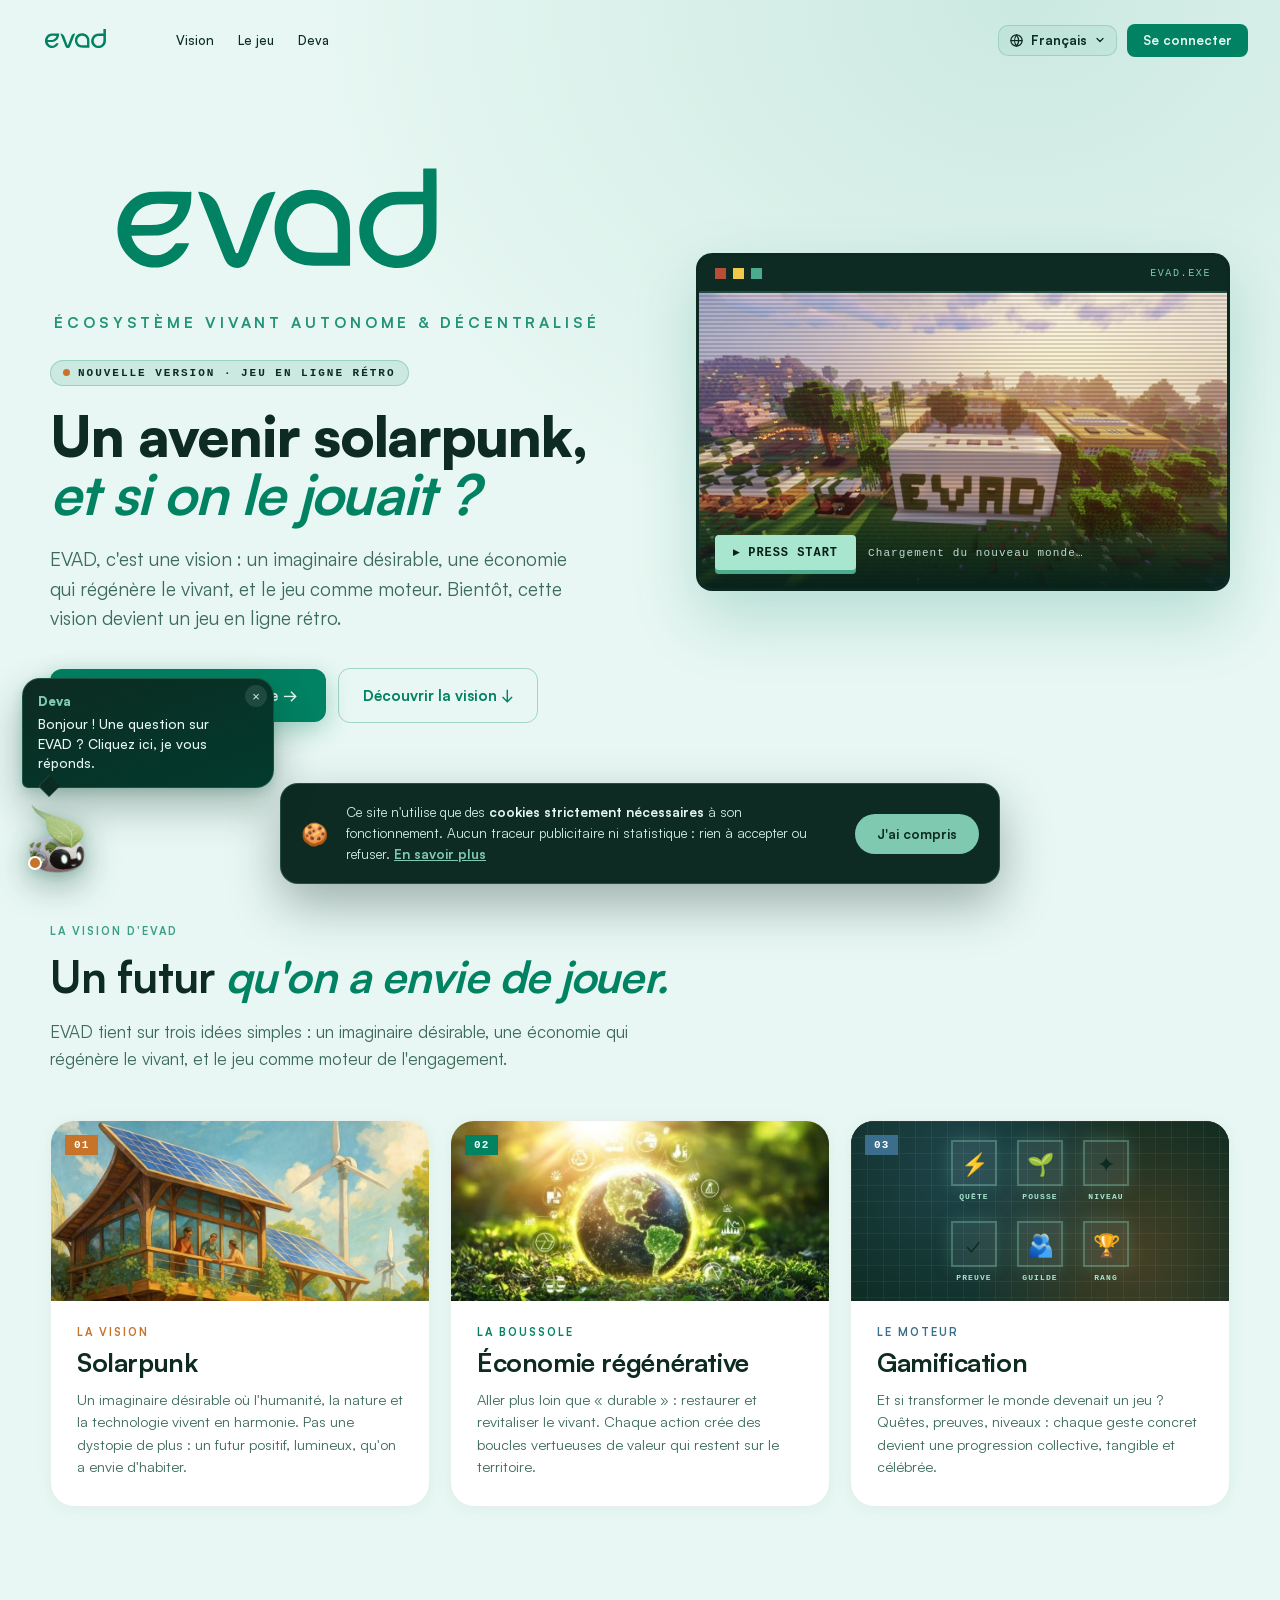
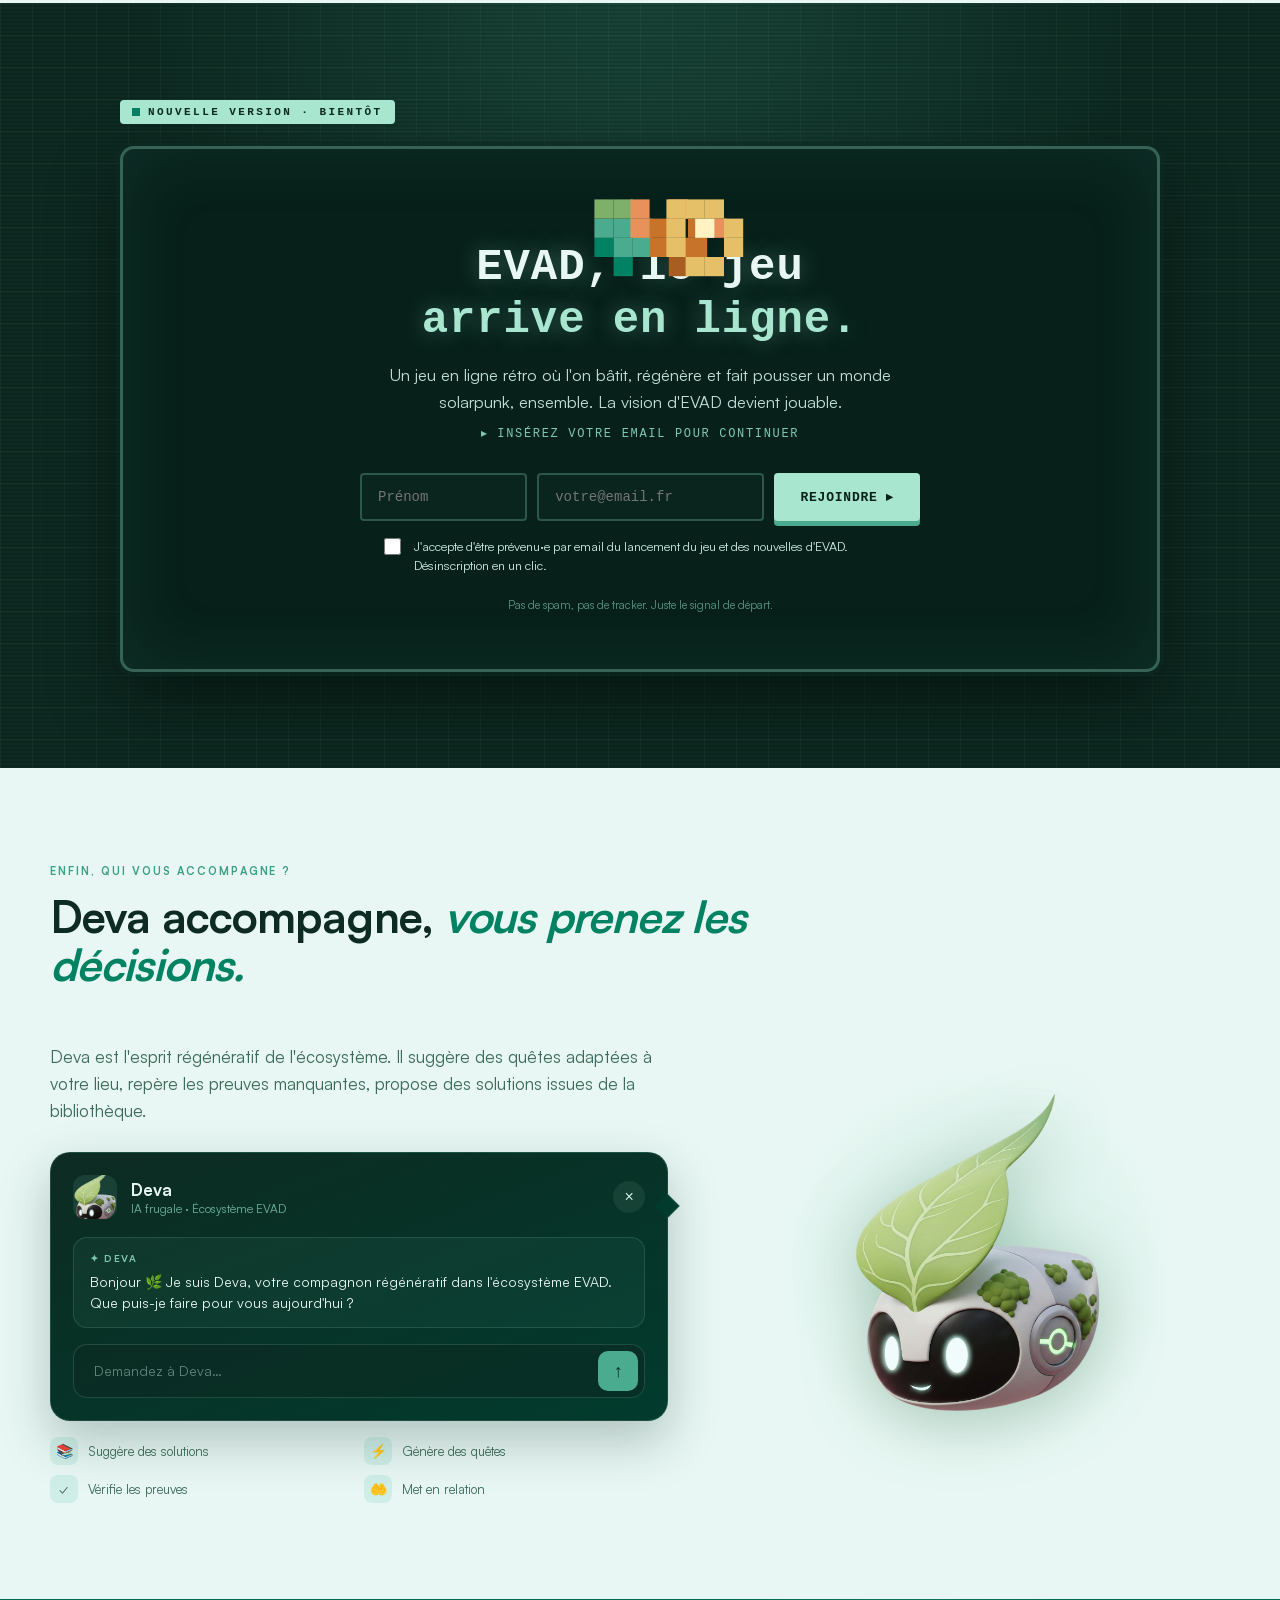
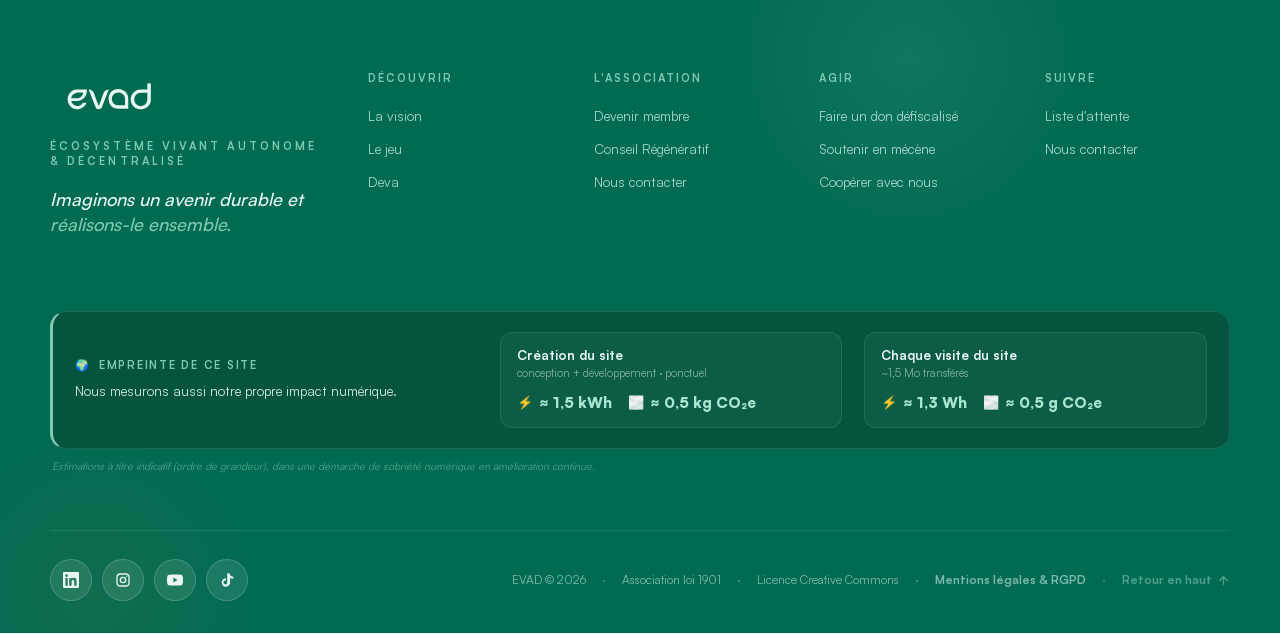
<file: index.html>
<!doctype html>
<html lang="fr">
<head>
<meta charset="utf-8">
<meta name="viewport" content="width=device-width, initial-scale=1">
<title>EVAD · Un avenir solarpunk, bientôt un jeu en ligne rétro</title>

<!-- SEO -->
<meta name="description" content="EVAD, c'est une vision : solarpunk, économie régénérative et gamification. Bientôt, cette vision devient un jeu en ligne rétro. Rejoignez la liste d'attente.">
<meta name="theme-color" content="#018262">
<meta name="author" content="EVAD Connect">
<link rel="canonical" href="https://www.evad.org/">

<!-- Favicon -->
<link rel="icon" href="assets/favicon.svg" type="image/svg+xml">
<link rel="icon" href="assets/favicon-32.png" sizes="32x32" type="image/png">
<link rel="apple-touch-icon" href="assets/apple-touch-icon.png">

<!-- Open Graph (Facebook, LinkedIn, WhatsApp…) -->
<meta property="og:type" content="website">
<meta property="og:site_name" content="EVAD">
<meta property="og:locale" content="fr_FR">
<meta property="og:url" content="https://www.evad.org/">
<meta property="og:title" content="EVAD · Un avenir solarpunk, bientôt un jeu en ligne rétro">
<meta property="og:description" content="Solarpunk, économie régénérative, gamification : la vision d'EVAD devient un jeu en ligne rétro. Rejoignez la liste d'attente pour le lancement.">
<meta property="og:image" content="https://www.evad.org/assets/og-card.jpg">
<meta property="og:image:width" content="1200">
<meta property="og:image:height" content="630">
<meta property="og:image:alt" content="EVAD · L'écosystème régénératif de demain prend racine aujourd'hui">

<!-- Twitter / X -->
<meta name="twitter:card" content="summary_large_image">
<meta name="twitter:title" content="EVAD · Un avenir solarpunk, bientôt un jeu en ligne rétro">
<meta name="twitter:description" content="Solarpunk, économie régénérative, gamification : la vision d'EVAD devient un jeu en ligne rétro. Rejoignez la liste d'attente.">
<meta name="twitter:image" content="https://www.evad.org/assets/og-card.jpg">

<!-- Données structurées (SEO) -->
<script type="application/ld+json">
{
  "@context": "https://schema.org",
  "@type": "NGO",
  "name": "EVAD",
  "legalName": "EVAD Connect",
  "alternateName": "Écosystème Vivant Autonome & Décentralisé",
  "url": "https://www.evad.org",
  "logo": "https://www.evad.org/assets/logo-evad.svg",
  "image": "https://www.evad.org/assets/og-card.jpg",
  "description": "EVAD relie porteurs de lieu, citoyens et financeurs autour d'une économie régénérative : quêtes concrètes, preuves d'impact mesurables et spirale VADE partagée.",
  "email": "contact@evad.org",
  "foundingDate": "2024",
  "nonprofitStatus": "NonprofitANBI",
  "address": {
    "@type": "PostalAddress",
    "streetAddress": "Campus Numérique 47, 156 avenue Jean Jaurès",
    "postalCode": "47000",
    "addressLocality": "Agen",
    "addressCountry": "FR"
  },
  "identifier": [
    { "@type": "PropertyValue", "propertyID": "RNA", "value": "W471007321" },
    { "@type": "PropertyValue", "propertyID": "SIRET", "value": "92017297000021" },
    { "@type": "PropertyValue", "propertyID": "APE", "value": "94.99Z" }
  ],
  "sameAs": [
    "https://www.linkedin.com/company/evad-org",
    "https://www.instagram.com/evad_org",
    "https://www.youtube.com/@EVAD_org",
    "https://www.tiktok.com/@evad_org"
  ]
}
</script>

<!-- Resources referenced from JSX (not discoverable by the bundler) -->
<meta name="ext-resource-dependency" content="assets/deva.png" data-resource-id="deva"/>
<meta name="ext-resource-dependency" content="assets/batisseur.jpg" data-resource-id="batisseur"/>
<meta name="ext-resource-dependency" content="assets/pilote.jpg" data-resource-id="pilote"/>
<meta name="ext-resource-dependency" content="assets/semeur.jpg" data-resource-id="semeur"/>
<meta name="ext-resource-dependency" content="assets/solarpunk.jpg" data-resource-id="solarpunk"/>
<meta name="ext-resource-dependency" content="assets/regen.jpg" data-resource-id="regen"/>
<meta name="ext-resource-dependency" content="assets/ecocratie.jpg" data-resource-id="ecocratie"/>
<meta name="ext-resource-dependency" content="assets/map-evad.jpg" data-resource-id="map"/>
<meta name="ext-resource-dependency" content="assets/marketplace.jpg" data-resource-id="marketplace"/>
<meta name="ext-resource-dependency" content="assets/modelisation.jpg" data-resource-id="modelisation"/>
<meta name="ext-resource-dependency" content="assets/reseau.jpg" data-resource-id="reseau"/>
<meta name="ext-resource-dependency" content="assets/bibliotheque.jpg" data-resource-id="bibliotheque"/>
<meta name="ext-resource-dependency" content="assets/logo-evad-connect.png" data-resource-id="logoConnect"/>
<meta name="ext-resource-dependency" content="assets/minecraft-evad.jpg" data-resource-id="minecraft"/>
<meta name="ext-resource-dependency" content="assets/team-romain.jpg" data-resource-id="teamRomain"/>
<meta name="ext-resource-dependency" content="assets/team-arnaud.jpg" data-resource-id="teamArnaud"/>
<meta name="ext-resource-dependency" content="assets/team-alexandre.jpg" data-resource-id="teamAlexandre"/>
<meta name="ext-resource-dependency" content="assets/team-alexandra.jpg" data-resource-id="teamAlexandra"/>
<meta name="ext-resource-dependency" content="assets/team-pierre.jpg" data-resource-id="teamPierre"/>
<meta name="ext-resource-dependency" content="assets/team-ismail.jpg" data-resource-id="teamIsmail"/>
<meta name="ext-resource-dependency" content="assets/team-jonas.jpg" data-resource-id="teamJonas"/>
<meta name="ext-resource-dependency" content="assets/team-benedicte.jpg" data-resource-id="teamBenedicte"/>
<meta name="ext-resource-dependency" content="assets/team-charles.jpg" data-resource-id="teamCharles"/>
<meta name="ext-resource-dependency" content="assets/member-1.jpg" data-resource-id="member1"/>
<meta name="ext-resource-dependency" content="assets/member-2.jpg" data-resource-id="member2"/>
<meta name="ext-resource-dependency" content="assets/member-3.jpg" data-resource-id="member3"/>
<meta name="ext-resource-dependency" content="assets/member-4.jpg" data-resource-id="member4"/>
<meta name="ext-resource-dependency" content="assets/member-5.jpg" data-resource-id="member5"/>
<meta name="ext-resource-dependency" content="assets/member-6.jpg" data-resource-id="member6"/>
<meta name="ext-resource-dependency" content="assets/member-7.jpg" data-resource-id="member7"/>
<meta name="ext-resource-dependency" content="assets/member-8.jpg" data-resource-id="member8"/>

<!-- Fallback for non-bundled mode: fill in any unresolved keys with the original paths -->
<script>
  window.__resources = window.__resources || {};
  const __fallbacks = {
    deva: 'assets/deva.png',
    batisseur: 'assets/batisseur.jpg',
    pilote: 'assets/pilote.jpg',
    semeur: 'assets/semeur.jpg',
    solarpunk: 'assets/solarpunk.jpg',
    regen: 'assets/regen.jpg',
    ecocratie: 'assets/ecocratie.jpg',
    map: 'assets/map-evad.jpg',
    marketplace: 'assets/marketplace.jpg',
    modelisation: 'assets/modelisation.jpg',
    reseau: 'assets/reseau.jpg',
    bibliotheque: 'assets/bibliotheque.jpg',
    logoConnect: 'assets/logo-evad-connect.png',
    minecraft: 'assets/minecraft-evad.jpg',
    teamRomain: 'assets/team-romain.jpg',
    teamArnaud: 'assets/team-arnaud.jpg',
    teamAlexandre: 'assets/team-alexandre.jpg',
    teamAlexandra: 'assets/team-alexandra.jpg',
    teamPierre: 'assets/team-pierre.jpg',
    teamIsmail: 'assets/team-ismail.jpg',
    teamJonas: 'assets/team-jonas.jpg',
    teamBenedicte: 'assets/team-benedicte.jpg',
    teamCharles: 'assets/team-charles.jpg',
    member1: 'assets/member-1.jpg',
    member2: 'assets/member-2.jpg',
    member3: 'assets/member-3.jpg',
    member4: 'assets/member-4.jpg',
    member5: 'assets/member-5.jpg',
    member6: 'assets/member-6.jpg',
    member7: 'assets/member-7.jpg',
    member8: 'assets/member-8.jpg',
  };
  for (const k in __fallbacks) if (!window.__resources[k]) window.__resources[k] = __fallbacks[k];
</script>

<template id="__bundler_thumbnail" data-bg-color="#018262">
  <svg viewBox="0 0 640 296" xmlns="http://www.w3.org/2000/svg">
    <rect width="640" height="296" fill="#018262"/>
    <g fill="#e8f7f3">
      <path d="M519.25 97.74V66.85q0-.84.84-.84l17.13-.05q.46 0 .47.45c.44 26.01.05 52.06.05 78.07q0 14.47-1.14 19.92c-7.95 38.07-56.84 51.84-86.46 28.83-34.83-27.06-21.3-83.94 21.39-93.55q5.51-1.25 15.01-1.2 16.07.07 31.97 0a.74.74 0 0 0 .74-.74zm-35.67 18.32c-19.9.42-34.7 17.36-34 36.62.75 20.55 18.24 37.48 39.47 34.26 17.99-2.74 29.88-18.13 30.06-36.2q.18-17.34.14-34.47a.54.53 90 0 0-.53-.54q-17.58-.05-35.14.33z"/>
      <path d="M316.21 169.01c-9.71-25.62-.51-57.33 26.11-68.88 29.74-12.92 66.59 2.76 73.87 35.6q1.25 5.63 1.29 18.77.06 23.25 0 46.48a.53.53 0 0 1-.53.53q-21.42-.04-42.99.01-13.77.03-19.93-1.11-27.86-5.13-37.82-31.4zm21.44-42.36c-15.78 18.14-7.53 46.46 14.92 54.33q5.02 1.76 15.07 2.03 15.97.45 31.75.18a.87.87 0 0 0 .85-.87q.02-12.75.01-25.61-.02-13.01-1.61-18.14c-8.03-25.93-43.32-32.24-60.99-11.92z"/>
      <path d="M113.27 160.15c8.06 29.3 44.48 37.17 61.33 10.21a.74.71 15.4 0 1 .62-.34l17.86-.06a.46.46 0 0 1 .43.62c-12.21 31.92-51.65 44.27-79.27 22.36-15-11.89-22.71-30.84-19.7-49.89 3.08-19.49 17.43-37.76 37.13-43.03q5.65-1.51 15.81-1.67 23.26-.34 46.51.27a1.91 1.9-57 0 0 .93-.2q1.01-.51 1.58.21.34.43.27 1.3c-.32 4.15-.13 8.77-.56 12.4-3.11 26.44-23.57 46.92-50.64 47.08q-15.91.1-31.81.1-.67 0-.49.64zm64.4-44.43c-12.95.44-27.67-2.08-39.75 1.03q-20.1 5.18-25.01 27.11a.74.74 0 0 0 .72.9q12.93-.04 26.04 0 9.58.03 14.52-1.31 19.58-5.3 24.03-27.07a.55.55 0 0 0-.55-.66z"/>
      <path d="M206.48 98.31c13.91.12 24.8 9.83 29.09 22.61 6.99 20.84 15.19 41.3 22.53 61.66a2.13 2.13 0 0 0 4.01-.01q10.19-28.63 20.54-57.33c5.71-15.83 12.31-25.72 30.2-26.94a.65.64 8.8 0 1 .65.88q-17.96 45.46-35.93 90.89c-1.29 3.28-2.91 6.79-5.27 9.24-8.02 8.34-21.35 6.12-27.2-3.4q-2.04-3.33-4.51-9.6-17.16-43.6-34.55-87.36a.47.47 0 0 1 .44-.64z"/>
    </g>
  </svg>
</template>
<link rel="stylesheet" href="colors_and_type.css">
<style>
  html, body { margin: 0; padding: 0; background: #e8f7f3; }
  body { font-family: 'Satoshi', sans-serif; color: #0d2b22; overflow-x: hidden; }
  * { box-sizing: border-box; }

  /* Accessibilité : anneau de focus clavier visible (masqué à la souris) */
  :focus-visible {
    outline: 3px solid #4aab8f;
    outline-offset: 2px;
    border-radius: 6px;
  }
  /* sur fonds sombres, un anneau plus clair */
  [style*="0d2b22"] :focus-visible,
  [style*="013b2d"] :focus-visible {
    outline-color: #a8e6cf;
  }

  /* Accessibilité : réduire les animations si l'utilisateur le demande */
  @media (prefers-reduced-motion: reduce) {
    *, *::before, *::after {
      animation-duration: 0.01ms !important;
      animation-iteration-count: 1 !important;
      transition-duration: 0.01ms !important;
      scroll-behavior: auto !important;
    }
  }
</style>
<!-- React, ReactDOM et Babel — auto-hébergés localement, aucun CDN externe (RGPD) -->
<script src="assets/lib/react.production.min.js"></script>
<script src="assets/lib/react-dom.production.min.js"></script>
<script src="assets/lib/babel.min.js"></script>
<!-- i18n : couche de traduction FR/EN (runtime, sans build) — voir i18n.js -->
<script src="i18n.js?v=20261118a"></script>
<!-- Matomo (mesure d'audience auto-hébergée, sans cookie — RGPD, exempté de consentement) -->
<script>
  var _paq = window._paq = window._paq || [];
  _paq.push(['disableCookies']);
  _paq.push(['trackPageView']);
  _paq.push(['enableLinkTracking']);
  (function() {
    var u="//stats.evad.org/";
    _paq.push(['setTrackerUrl', u+'matomo.php']);
    _paq.push(['setSiteId', '1']);
    var d=document, g=d.createElement('script'), s=d.getElementsByTagName('script')[0];
    g.async=true; g.src=u+'matomo.js'; s.parentNode.insertBefore(g,s);
  })();
</script>
<!-- End Matomo Code -->
</head>
<body>
<div id="root"></div>
<script type="text/babel" src="tweaks-panel.jsx?v=20261118a"></script>
<script type="text/babel" src="Hero.jsx?v=20261118a"></script>
<script type="text/babel" src="Sections.jsx?v=20261118a"></script>
<script type="text/babel" src="Vision.jsx?v=20261118a"></script>
<script type="text/babel" src="DevaChat.jsx?v=20261118a"></script>
<script type="text/babel" src="App.jsx?v=20261118a"></script>
</body>
</html>
</file>
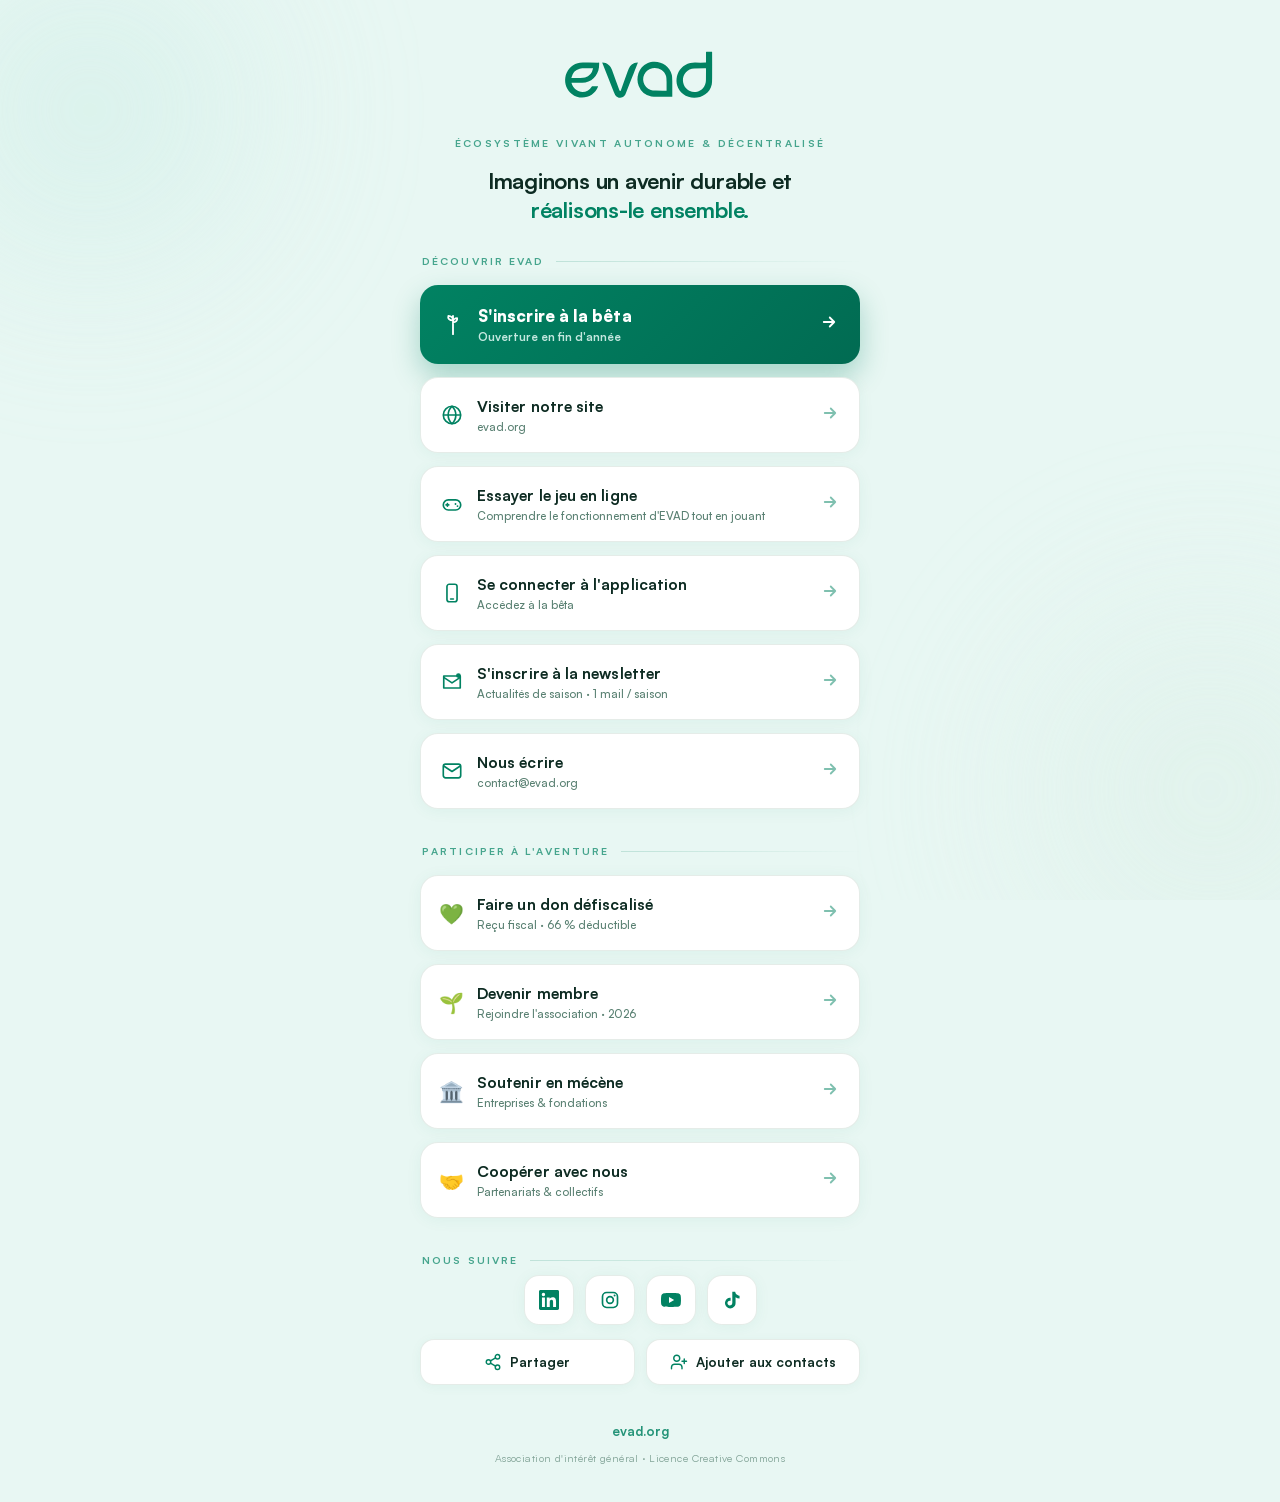
<file: lien/index.html>
<!doctype html>
<html lang="fr">
<head>
<meta charset="utf-8">
<meta name="viewport" content="width=device-width, initial-scale=1, viewport-fit=cover">
<title>EVAD · Tous nos liens</title>
<meta name="theme-color" content="#e8f7f3" media="(prefers-color-scheme: light)">
<meta name="theme-color" content="#08201a" media="(prefers-color-scheme: dark)">
<meta name="description" content="EVAD — l'écosystème régénératif. Rejoignez la bêta, découvrez le site, suivez-nous et soutenez l'association.">

<!-- Open Graph -->
<meta property="og:type" content="website">
<meta property="og:title" content="EVAD · Tous nos liens">
<meta property="og:description" content="L'écosystème régénératif de demain prend racine aujourd'hui.">
<meta property="og:image" content="https://evad.org/assets/og-card.jpg">
<style>
  @font-face{font-family:'Satoshi';src:url('../assets/fonts/KFIAZD4RUMEZIYV6FQ3T3GP5PDBDB6JY.woff2') format('woff2');font-weight:400;font-display:swap}
  @font-face{font-family:'Satoshi';src:url('../assets/fonts/7AHDUZ4A7LFLVFUIFSARGIWCRQJHISQP.woff2') format('woff2');font-weight:500;font-display:swap}
  @font-face{font-family:'Satoshi';src:url('../assets/fonts/GHM6WVH6MILNYOOCXHXB5GTSGNTMGXZR.woff2') format('woff2');font-weight:700;font-display:swap}
  @font-face{font-family:'Satoshi';src:url('../assets/fonts/J64QX5IPOHK56I2KYUNBQ5M2XWZEYKYX.woff2') format('woff2');font-weight:900;font-display:swap}

  *{box-sizing:border-box;margin:0;padding:0}
  :root{
    --forest:#018262; --moss:#016b52; --fern:#4aab8f; --sage:#7ec9b0;
    --mist:#cfeee7; --cream:#e8f7f3; --ink:#0d2b22; --fg2:#3d6b5a;
    --amber:#c8732a; --sky:#3a6e8c;
    --card:#ffffff; --card-bd:rgba(46,102,66,.12);
  }
  html{ -webkit-text-size-adjust:100% }
  body{
    font-family:'Satoshi',system-ui,sans-serif;
    color:var(--ink);
    background:var(--cream);
    min-height:100vh; min-height:100dvh;
    display:flex; justify-content:center;
    padding:max(30px,env(safe-area-inset-top)) 20px max(36px,env(safe-area-inset-bottom));
    -webkit-font-smoothing:antialiased;
    position:relative; overflow-x:hidden;
  }
  /* soft ambient background (light) */
  .bg{position:fixed; inset:0; z-index:0; overflow:hidden; pointer-events:none}
  .bg::before,.bg::after{content:'';position:absolute;border-radius:50%;filter:blur(70px);opacity:.7}
  .bg::before{width:480px;height:480px;left:-150px;top:-130px;
    background:radial-gradient(circle at 50% 50%, #cfeee7 0%, rgba(207,238,231,0) 70%)}
  .bg::after{width:520px;height:520px;right:-190px;bottom:-150px;
    background:radial-gradient(circle at 50% 50%, #dcefe7 0%, rgba(220,239,231,0) 72%)}

  main{position:relative;z-index:1;width:100%;max-width:440px;display:flex;flex-direction:column;align-items:center}

  /* ─── Header ─── */
  .logo{width:212px;height:auto;margin-bottom:8px}
  .logo path{fill:var(--forest)}
  .tagline{
    font-family:'Satoshi',system-ui,sans-serif; font-style:normal; font-weight:700;
    font-size:22px; line-height:1.3; text-align:center; color:var(--ink);
    max-width:310px; margin-bottom:8px; letter-spacing:-.01em;
  }
  .tagline b{color:var(--forest);font-weight:600}
  .eyebrow{
    font-size:10.5px; font-weight:700; letter-spacing:.22em; text-transform:uppercase;
    color:var(--forest); opacity:.7; margin-bottom:30px; text-align:center;
  }

  /* ─── Links ─── */
  .links{width:100%;display:flex;flex-direction:column;gap:13px}

  .link{
    display:flex; align-items:center; gap:14px;
    width:100%; padding:17px 20px; border-radius:18px;
    background:var(--card); border:1px solid var(--card-bd);
    color:var(--ink); text-decoration:none;
    font-size:15.5px; font-weight:700; letter-spacing:.005em;
    box-shadow:0 2px 16px rgba(1,130,98,.06);
    transition:transform .18s cubic-bezier(.4,0,.2,1), box-shadow .18s, border-color .18s;
  }
  .link .ic{width:22px;height:22px;flex-shrink:0;display:flex;align-items:center;justify-content:center;color:var(--forest)}
  .link .ic svg{width:100%;height:100%}
  .link .txt{flex:1;min-width:0}
  .link .sub{display:block;font-size:11.5px;font-weight:500;color:var(--fg2);opacity:.85;margin-top:2px;letter-spacing:0}
  .link .arr{flex-shrink:0;color:var(--forest);opacity:.5;transition:transform .18s,opacity .18s}
  .link:active{transform:scale(.985)}
  @media (hover:hover){
    .link:hover{box-shadow:0 14px 36px rgba(1,130,98,.14);border-color:rgba(1,130,98,.28);transform:translateY(-2px)}
    .link:hover .arr{transform:translateX(3px);opacity:.85}
  }

  /* Primary (beta) */
  .link.primary{
    background:linear-gradient(135deg,var(--forest),var(--moss));
    border:none; color:#fff; font-weight:800; font-size:16.5px;
    padding:19px 22px; box-shadow:0 12px 28px rgba(1,130,98,.30);
  }
  .link.primary .ic,.link.primary .arr{color:#fff;opacity:1}
  .link.primary .sub{color:#cfeee7;opacity:.95;font-weight:600}
  @media (hover:hover){ .link.primary:hover{box-shadow:0 18px 38px rgba(1,130,98,.42);transform:translateY(-2px)} }

  /* Section label */
  .sect{
    width:100%; display:flex; align-items:center; gap:12px;
    margin:22px 2px 3px; font-size:10.5px; font-weight:700;
    letter-spacing:.2em; text-transform:uppercase; color:var(--forest); opacity:.7;
  }
  .sect::after{content:'';flex:1;height:1px;background:linear-gradient(90deg,rgba(1,130,98,.25),transparent)}

  /* accent dot on "agir" links */
  .link .dot{width:9px;height:9px;border-radius:50%;flex-shrink:0;box-shadow:0 0 0 4px rgba(1,130,98,.06)}

  /* ─── Socials ─── */
  .socials{display:flex;gap:11px;justify-content:center;width:100%;margin-top:4px}
  .soc{
    width:50px;height:50px;border-radius:15px;
    display:flex;align-items:center;justify-content:center;
    background:var(--card);border:1px solid var(--card-bd);color:var(--forest);
    box-shadow:0 2px 16px rgba(1,130,98,.06);
    transition:transform .18s cubic-bezier(.4,0,.2,1),box-shadow .18s,border-color .18s,color .18s;
  }
  .soc svg{width:20px;height:20px}
  .soc:active{transform:scale(.94)}
  @media (hover:hover){.soc:hover{box-shadow:0 12px 28px rgba(1,130,98,.16);border-color:rgba(1,130,98,.3);color:var(--moss);transform:translateY(-2px)}}

  /* ─── Share + vCard ─── */
  .row2{display:flex;gap:11px;width:100%;margin-top:14px}
  .mini{flex:1;display:flex;align-items:center;justify-content:center;gap:8px;
    padding:13px 14px;border-radius:14px;background:var(--card);border:1px solid var(--card-bd);
    color:var(--ink);font-family:'Satoshi',sans-serif;font-size:13.5px;font-weight:700;cursor:pointer;
    box-shadow:0 2px 12px rgba(1,130,98,.05);transition:transform .16s,box-shadow .16s,border-color .16s}
  .mini svg{width:18px;height:18px;color:var(--forest);flex-shrink:0}
  .mini:active{transform:scale(.97)}
  @media (hover:hover){.mini:hover{box-shadow:0 12px 26px rgba(1,130,98,.14);border-color:rgba(1,130,98,.28);transform:translateY(-2px)}}

  /* ─── Footer ─── */
  footer{margin-top:34px;text-align:center}
  .foot-site{font-size:13px;color:var(--forest);text-decoration:none;font-weight:700;opacity:.85;transition:opacity .15s}
  .foot-site:hover{opacity:1}
  .foot-meta{margin-top:10px;font-size:10.5px;color:var(--fg2);opacity:.6;letter-spacing:.04em}

  /* entrance — base state is always VISIBLE; only a gentle slide is animated */
  @media (prefers-reduced-motion:no-preference){
    main>*, .links .link{animation:rise .55s cubic-bezier(.2,.7,.2,1) backwards}
    main>*:nth-child(1){animation-delay:.02s}
    main>*:nth-child(2){animation-delay:.06s}
    main>*:nth-child(3){animation-delay:.10s}
    .link:nth-child(1){animation-delay:.12s}
    .link:nth-child(2){animation-delay:.16s}
    .link:nth-child(3){animation-delay:.20s}
    .link:nth-child(5){animation-delay:.24s}
    .link:nth-child(6){animation-delay:.28s}
    .link:nth-child(7){animation-delay:.31s}
    .link:nth-child(8){animation-delay:.34s}
    .socials{animation-delay:.38s}
    @keyframes rise{from{transform:translateY(15px)}to{transform:none}}
  }

  /* ─── Modal bêta ─── */
  .ov{position:fixed;inset:0;z-index:50;display:none;align-items:flex-end;justify-content:center;
    background:rgba(13,43,34,.5);backdrop-filter:blur(3px);-webkit-backdrop-filter:blur(3px);padding:0}
  .ov.open{display:flex}
  .sheet{
    width:100%;max-width:480px;max-height:92vh;max-height:92dvh;overflow-y:auto;-webkit-overflow-scrolling:touch;
    background:#fbfdfc;border-radius:26px 26px 0 0;padding:0 22px max(26px,env(safe-area-inset-bottom));
    box-shadow:0 -16px 50px rgba(13,43,34,.3);
  }
  @media(min-width:560px){.ov{align-items:center}.sheet{border-radius:26px;max-height:88vh}}
  @media (prefers-reduced-motion:no-preference){ .ov.open .sheet{animation:sheetUp .34s cubic-bezier(.2,.7,.2,1)} @keyframes sheetUp{from{transform:translateY(40px)}to{transform:none}} }
  .sheet-top{position:sticky;top:0;background:#fbfdfc;padding:18px 0 12px;display:flex;align-items:center;justify-content:space-between;z-index:2}
  .sheet-grip{position:absolute;top:8px;left:50%;transform:translateX(-50%);width:38px;height:4px;border-radius:99px;background:rgba(46,102,66,.2)}
  .sheet-title{font-family:'Satoshi',sans-serif;font-weight:800;font-size:18px;color:var(--forest)}
  .x{width:34px;height:34px;border-radius:50%;border:none;background:rgba(46,102,66,.08);color:var(--ink);
    display:flex;align-items:center;justify-content:center;cursor:pointer;flex-shrink:0;transition:background .15s}
  .x:hover{background:rgba(46,102,66,.16)}
  .sheet-intro{font-size:13.5px;line-height:1.55;color:var(--fg2);margin:2px 0 18px}
  .sheet-intro b{color:var(--forest);font-weight:700}

  .role{display:flex;gap:14px;align-items:flex-start;width:100%;text-align:left;
    padding:16px;border-radius:18px;background:#fff;border:1px solid var(--card-bd);
    box-shadow:0 2px 12px rgba(1,130,98,.05);cursor:pointer;margin-bottom:12px;
    transition:transform .16s,box-shadow .16s,border-color .16s}
  .role:hover{transform:translateY(-2px);box-shadow:0 12px 28px rgba(1,130,98,.12)}
  .role-em{width:48px;height:48px;border-radius:13px;display:flex;align-items:center;justify-content:center;font-size:24px;flex-shrink:0}
  .role-ey{font-size:10px;font-weight:800;letter-spacing:.14em;text-transform:uppercase;margin-bottom:3px}
  .role-nm{font-family:'Satoshi',sans-serif;font-weight:800;font-size:17px;color:var(--ink);line-height:1.15}
  .role-ds{font-size:12.5px;line-height:1.45;color:var(--fg2);margin:5px 0 9px}
  .role-pill{display:inline-block;font-size:10.5px;font-weight:700;letter-spacing:.1em;text-transform:uppercase;padding:6px 12px;border-radius:99px}

  .field{width:100%;padding:14px 16px;margin-bottom:10px;border-radius:12px;border:1px solid var(--card-bd);
    font-family:'Satoshi',sans-serif;font-size:15px;color:var(--ink);background:#fff;outline:none;
    transition:border-color .15s,box-shadow .15s;-webkit-appearance:none}
  .field::placeholder{color:#9bb4ab}
  .chk{display:flex;align-items:flex-start;gap:10px;font-size:12px;line-height:1.45;color:var(--fg2);cursor:pointer;margin:4px 0 2px}
  .chk input{width:16px;height:16px;margin-top:1px;flex-shrink:0;cursor:pointer}
  .submit{width:100%;padding:15px;margin-top:8px;border:none;border-radius:12px;color:#fff;
    font-family:'Satoshi',sans-serif;font-size:15px;font-weight:800;cursor:pointer;
    box-shadow:0 8px 20px rgba(1,130,98,.32);transition:transform .15s,box-shadow .15s,opacity .15s}
  .submit:hover{transform:translateY(-1px)}
  .submit:disabled{opacity:.7;cursor:wait}
  .recap{display:flex;align-items:center;gap:12px;padding:12px 14px;border-radius:14px;margin-bottom:16px}
  .recap-ch{background:none;border:none;font-weight:700;font-size:12px;cursor:pointer;flex-shrink:0;font-family:'Satoshi',sans-serif}
  .err{font-size:12.5px;line-height:1.4;color:#b4451f;background:rgba(180,69,31,.08);border:1px solid rgba(180,69,31,.25);border-radius:10px;padding:10px 12px;margin-top:4px}
  .ok-wrap{text-align:center;padding:20px 8px 10px}
  .ok-em{font-size:40px}
  .ok-t{font-family:'Satoshi',sans-serif;font-weight:800;font-size:19px;color:var(--ink);margin:10px 0 6px}
  .ok-d{font-size:13.5px;line-height:1.55;color:var(--fg2)}
  .login{margin-top:14px;font-size:12px;color:var(--fg2);text-align:center}

  /* ─── Mode sombre automatique (réglage du téléphone) ─── */
  @media (prefers-color-scheme: dark){
    :root{
      --ink:#e8f7f3; --fg2:#9fc3b6;
      --cream:#0a241c;
      --card:rgba(232,247,243,.05); --card-bd:rgba(207,238,231,.14);
    }
    body{background:#08201a}
    .logo path{fill:#e8f7f3}
    .bg::before{background:radial-gradient(circle at 50% 50%, #0a5a45 0%, rgba(10,90,69,0) 70%);opacity:.5}
    .bg::after{background:radial-gradient(circle at 50% 50%, #0a4a3a 0%, rgba(10,74,58,0) 72%);opacity:.5}
    .eyebrow,.sect{color:var(--sage);opacity:.85}
    .sect::after{background:linear-gradient(90deg,rgba(126,201,176,.3),transparent)}
    .tagline b{color:var(--sage)}
    .link{box-shadow:none}
    .link .ic,.link .arr{color:var(--sage)}
    .soc,.mini svg{color:var(--sage)}
    .mini{box-shadow:none}
    .foot-site{color:var(--sage)}
    /* le bouton bêta (primary) et les modales restent inchangés */
  }
</style>
<!-- Matomo (mesure d'audience auto-hébergée, sans cookie — RGPD, exempté de consentement) -->
<script>
  var _paq = window._paq = window._paq || [];
  _paq.push(['disableCookies']);
  _paq.push(['trackPageView']);
  _paq.push(['enableLinkTracking']);
  (function() {
    var u="//stats.evad.org/";
    _paq.push(['setTrackerUrl', u+'matomo.php']);
    _paq.push(['setSiteId', '1']);
    var d=document, g=d.createElement('script'), s=d.getElementsByTagName('script')[0];
    g.async=true; g.src=u+'matomo.js'; s.parentNode.insertBefore(g,s);
  })();
</script>
<!-- End Matomo Code -->
</head>
<body>
<div class="bg"></div>

<main>
  <svg class="logo" viewBox="0 0 640 296" aria-label="EVAD" role="img">
    <path d="M 519.25 97.74 L 519.25 66.85 Q 519.25 66.01 520.09 66.01 L 537.22 65.96 Q 537.68 65.96 537.69 66.41 C 538.13 92.42 537.74 118.47 537.74 144.48 Q 537.74 158.95 536.60 164.40 C 528.65 202.47 479.76 216.24 450.14 193.23 C 415.31 166.17 428.84 109.29 471.53 99.68 Q 477.04 98.43 486.54 98.48 Q 502.61 98.55 518.51 98.48 A 0.74 0.74 0.0 0 0 519.25 97.74 Z M 483.58 116.06 C 463.68 116.48 448.88 133.42 449.58 152.68 C 450.33 173.23 467.82 190.16 489.05 186.94 C 507.04 184.20 518.93 168.81 519.11 150.74 Q 519.29 133.40 519.25 116.27 A 0.54 0.53 90.0 0 0 518.72 115.73 Q 501.14 115.68 483.58 116.06 Z"></path>
    <path d="M 316.21 169.01 C 306.50 143.39 315.70 111.68 342.32 100.13 C 372.06 87.21 408.91 102.89 416.19 135.73 Q 417.44 141.36 417.48 154.50 Q 417.54 177.75 417.48 200.98 A 0.53 0.53 0.0 0 1 416.95 201.51 Q 395.53 201.47 373.96 201.52 Q 360.19 201.55 354.03 200.41 Q 326.17 195.28 316.21 169.01 Z M 337.65 126.65 C 321.87 144.79 330.12 173.11 352.57 180.98 Q 357.59 182.74 367.64 183.01 Q 383.61 183.46 399.39 183.19 A 0.87 0.87 0.0 0 0 400.24 182.32 Q 400.26 169.57 400.25 156.71 Q 400.23 143.70 398.64 138.57 C 390.61 112.64 355.32 106.33 337.65 126.65 Z"></path>
    <path d="M 113.27 160.15 C 121.33 189.45 157.75 197.32 174.60 170.36 A 0.74 0.71 15.4 0 1 175.22 170.02 L 193.08 169.96 A 0.46 0.46 0.0 0 1 193.51 170.58 C 181.30 202.50 141.86 214.85 114.24 192.94 C 99.24 181.05 91.53 162.10 94.54 143.05 C 97.62 123.56 111.97 105.29 131.67 100.02 Q 137.32 98.51 147.48 98.35 Q 170.74 98.01 193.99 98.62 A 1.91 1.90 -57.0 0 0 194.92 98.42 Q 195.93 97.91 196.50 98.63 Q 196.84 99.06 196.77 99.93 C 196.45 104.08 196.64 108.70 196.21 112.33 C 193.10 138.77 172.64 159.25 145.57 159.41 Q 129.66 159.51 113.76 159.51 Q 113.09 159.51 113.27 160.15 Z M 177.67 115.72 C 164.72 116.16 150.00 113.64 137.92 116.75 Q 117.82 121.93 112.91 143.86 A 0.74 0.74 0.0 0 0 113.63 144.76 Q 126.56 144.72 139.67 144.76 Q 149.25 144.79 154.19 143.45 Q 173.77 138.15 178.22 116.38 A 0.55 0.55 0.0 0 0 177.67 115.72 Z"></path>
    <path d="M 206.48 98.31 C 220.39 98.43 231.28 108.14 235.57 120.92 C 242.56 141.76 250.76 162.22 258.10 182.58 A 2.13 2.13 0.0 0 0 262.11 182.57 Q 272.30 153.94 282.65 125.24 C 288.36 109.41 294.96 99.52 312.85 98.30 A 0.65 0.64 8.8 0 1 313.50 99.18 Q 295.54 144.64 277.57 190.07 C 276.28 193.35 274.66 196.86 272.30 199.31 C 264.28 207.65 250.95 205.43 245.10 195.91 Q 243.06 192.58 240.59 186.31 Q 223.43 142.71 206.04 98.95 A 0.47 0.47 0.0 0 1 206.48 98.31 Z"></path>
  </svg>

  <p class="eyebrow" style="margin-bottom:16px">Écosystème Vivant Autonome &amp; Décentralisé</p>
  <p class="tagline" style="margin-bottom:30px">Imaginons un avenir durable et <b>réalisons-le ensemble.</b></p>

  <nav class="links" aria-label="Liens EVAD">

    <div class="sect" style="margin-top:0">Découvrir EVAD</div>

    <a class="link primary" id="betaBtn" href="https://evad.org/" target="_blank" rel="noopener">
      <span class="ic"><svg viewBox="0 0 24 24" fill="none" stroke="currentColor" stroke-width="2" stroke-linecap="round" stroke-linejoin="round"><path d="M12 2v20M12 7c0-2.8-2-5-5-5-1 3 1 5 5 5zM12 9c0-2.5 2-4.5 4.5-4.5C17 7 15 9 12 9z"/></svg></span>
      <span class="txt">S'inscrire à la bêta<span class="sub">Ouverture en fin d'année</span></span>
      <span class="arr"><svg width="18" height="18" viewBox="0 0 24 24" fill="none" stroke="currentColor" stroke-width="2.4" stroke-linecap="round" stroke-linejoin="round"><path d="M5 12h14M13 6l6 6-6 6"/></svg></span>
    </a>

    <a class="link" href="https://evad.org/" target="_blank" rel="noopener">
      <span class="ic"><svg viewBox="0 0 24 24" fill="none" stroke="currentColor" stroke-width="1.8"><circle cx="12" cy="12" r="9.5"/><path d="M2.5 12h19M12 2.5c2.8 2.5 4.2 6 4.2 9.5s-1.4 7-4.2 9.5C9.2 19 7.8 15.5 7.8 12S9.2 5 12 2.5z"/></svg></span>
      <span class="txt">Visiter notre site<span class="sub">evad.org</span></span>
      <span class="arr"><svg width="18" height="18" viewBox="0 0 24 24" fill="none" stroke="currentColor" stroke-width="2.4" stroke-linecap="round" stroke-linejoin="round"><path d="M5 12h14M13 6l6 6-6 6"/></svg></span>
    </a>

    <a class="link" href="https://jeu.evad.org/" target="_blank" rel="noopener">
      <span class="ic"><svg viewBox="0 0 24 24" fill="none" stroke="currentColor" stroke-width="1.8" stroke-linecap="round" stroke-linejoin="round"><rect x="2.5" y="7.5" width="19" height="11" rx="5.5"/><path d="M7 11.5v3M5.5 13h3"/><circle cx="15.8" cy="12" r="1" fill="currentColor" stroke="none"/><circle cx="18" cy="14.3" r="1" fill="currentColor" stroke="none"/></svg></span>
      <span class="txt">Essayer le jeu en ligne<span class="sub">Comprendre le fonctionnement d'EVAD tout en jouant</span></span>
      <span class="arr"><svg width="18" height="18" viewBox="0 0 24 24" fill="none" stroke="currentColor" stroke-width="2.4" stroke-linecap="round" stroke-linejoin="round"><path d="M5 12h14M13 6l6 6-6 6"/></svg></span>
    </a>

    <a class="link" href="https://app.evad.org/" target="_blank" rel="noopener">
      <span class="ic"><svg viewBox="0 0 24 24" fill="none" stroke="currentColor" stroke-width="1.8" stroke-linecap="round" stroke-linejoin="round"><rect x="6.5" y="2.5" width="11" height="19" rx="2.5"/><path d="M10.5 18.5h3"/></svg></span>
      <span class="txt">Se connecter à l'application<span class="sub">Accédez à la bêta</span></span>
      <span class="arr"><svg width="18" height="18" viewBox="0 0 24 24" fill="none" stroke="currentColor" stroke-width="2.4" stroke-linecap="round" stroke-linejoin="round"><path d="M5 12h14M13 6l6 6-6 6"/></svg></span>
    </a>

    <a class="link" id="nlBtn" href="https://evad.org/#suivre">
      <span class="ic"><svg viewBox="0 0 24 24" fill="none" stroke="currentColor" stroke-width="1.8" stroke-linecap="round" stroke-linejoin="round"><path d="M3 5.5h18v13H3z"/><path d="M3 7l9 6 9-6"/><circle cx="19" cy="5" r="2.6" fill="currentColor" stroke="none"/></svg></span>
      <span class="txt">S'inscrire à la newsletter<span class="sub">Actualités de saison · 1 mail / saison</span></span>
      <span class="arr"><svg width="18" height="18" viewBox="0 0 24 24" fill="none" stroke="currentColor" stroke-width="2.4" stroke-linecap="round" stroke-linejoin="round"><path d="M5 12h14M13 6l6 6-6 6"/></svg></span>
    </a>

    
    <a class="link" href="mailto:contact@evad.org">
      <span class="ic"><svg viewBox="0 0 24 24" fill="none" stroke="currentColor" stroke-width="1.8" stroke-linecap="round" stroke-linejoin="round"><rect x="2.5" y="4.5" width="19" height="15" rx="2.5"/><path d="M3 6.5l9 6 9-6"/></svg></span>
      <span class="txt">Nous écrire<span class="sub">contact@evad.org</span></span>
      <span class="arr"><svg width="18" height="18" viewBox="0 0 24 24" fill="none" stroke="currentColor" stroke-width="2.4" stroke-linecap="round" stroke-linejoin="round"><path d="M5 12h14M13 6l6 6-6 6"/></svg></span>
    </a>
    

    <div class="sect">Participer à l'aventure</div>

    <a class="link" href="https://www.helloasso.com/associations/evad-connect/formulaires/1" target="_blank" rel="noopener">
      <span class="ic" style="font-size:20px">💚</span>
      <span class="txt">Faire un don défiscalisé<span class="sub">Reçu fiscal · 66 % déductible</span></span>
      <span class="arr"><svg width="18" height="18" viewBox="0 0 24 24" fill="none" stroke="currentColor" stroke-width="2.4" stroke-linecap="round" stroke-linejoin="round"><path d="M5 12h14M13 6l6 6-6 6"/></svg></span>
    </a>

    <a class="link" href="https://www.helloasso.com/associations/evad-connect/adhesions/devenir-membre-2026" target="_blank" rel="noopener">
      <span class="ic" style="font-size:20px">🌱</span>
      <span class="txt">Devenir membre<span class="sub">Rejoindre l'association · 2026</span></span>
      <span class="arr"><svg width="18" height="18" viewBox="0 0 24 24" fill="none" stroke="currentColor" stroke-width="2.4" stroke-linecap="round" stroke-linejoin="round"><path d="M5 12h14M13 6l6 6-6 6"/></svg></span>
    </a>

    
    <a class="link" href="mailto:contact@evad.org?subject=Devenir%20m%C3%A9c%C3%A8ne%20d'EVAD" >
      <span class="ic" style="font-size:20px">🏛️</span>
      <span class="txt">Soutenir en mécène<span class="sub">Entreprises & fondations</span></span>
      <span class="arr"><svg width="18" height="18" viewBox="0 0 24 24" fill="none" stroke="currentColor" stroke-width="2.4" stroke-linecap="round" stroke-linejoin="round"><path d="M5 12h14M13 6l6 6-6 6"/></svg></span>
    </a>
    

    <a class="link" href="https://compte.evad.org/apps/forms/s/MFdHsmKzPo9PSK3KjWo4czWn" target="_blank" rel="noopener">
      <span class="ic" style="font-size:20px">🤝</span>
      <span class="txt">Coopérer avec nous<span class="sub">Partenariats & collectifs</span></span>
      <span class="arr"><svg width="18" height="18" viewBox="0 0 24 24" fill="none" stroke="currentColor" stroke-width="2.4" stroke-linecap="round" stroke-linejoin="round"><path d="M5 12h14M13 6l6 6-6 6"/></svg></span>
    </a>

    <div class="sect">Nous suivre</div>
  </nav>

  <div class="socials">
    <a class="soc" href="https://www.linkedin.com/company/88460539/" target="_blank" rel="noopener" aria-label="LinkedIn">
      <svg viewBox="0 0 24 24" fill="currentColor"><path d="M20.45 20.45h-3.55v-5.57c0-1.33-.03-3.04-1.85-3.04-1.85 0-2.13 1.45-2.13 2.94v5.67H9.36V9h3.41v1.56h.05c.47-.9 1.64-1.85 3.37-1.85 3.6 0 4.27 2.37 4.27 5.46v6.28zM5.34 7.43a2.06 2.06 0 1 1 0-4.12 2.06 2.06 0 0 1 0 4.12zM7.12 20.45H3.56V9h3.56v11.45zM22.22 0H1.77C.79 0 0 .77 0 1.73v20.54C0 23.22.79 24 1.77 24h20.45c.98 0 1.78-.78 1.78-1.73V1.73C24 .77 23.2 0 22.22 0z"/></svg>
    </a>
    <a class="soc" href="https://www.instagram.com/evad_org" target="_blank" rel="noopener" aria-label="Instagram">
      <svg viewBox="0 0 24 24" fill="none" stroke="currentColor" stroke-width="2" stroke-linecap="round" stroke-linejoin="round"><rect x="3" y="3" width="18" height="18" rx="5"/><circle cx="12" cy="12" r="4"/><circle cx="17.5" cy="6.5" r="1.2" fill="currentColor" stroke="none"/></svg>
    </a>
    <a class="soc" href="https://www.youtube.com/@EVAD_org" target="_blank" rel="noopener" aria-label="YouTube">
      <svg viewBox="0 0 24 24" fill="currentColor"><path d="M23.5 6.2a3 3 0 0 0-2.1-2.1C19.5 3.6 12 3.6 12 3.6s-7.5 0-9.4.5A3 3 0 0 0 .5 6.2C0 8.1 0 12 0 12s0 3.9.5 5.8a3 3 0 0 0 2.1 2.1c1.9.5 9.4.5 9.4.5s7.5 0 9.4-.5a3 3 0 0 0 2.1-2.1c.5-1.9.5-5.8.5-5.8s0-3.9-.5-5.8zM9.6 15.6V8.4l6.2 3.6-6.2 3.6z"/></svg>
    </a>
    <a class="soc" href="https://www.tiktok.com/@evad_org" target="_blank" rel="noopener" aria-label="TikTok">
      <svg viewBox="0 0 24 24" fill="currentColor"><path d="M19.59 6.69a4.83 4.83 0 0 1-3.77-4.25V2h-3.45v13.67a2.89 2.89 0 0 1-5.2 1.74 2.89 2.89 0 0 1 2.31-4.64c.3 0 .59.04.86.12V9.4a6.33 6.33 0 0 0-.86-.06A6.34 6.34 0 0 0 5.43 20.1a6.34 6.34 0 0 0 10.86-4.43V8.69a8.16 8.16 0 0 0 4.77 1.52v-3.4a4.85 4.85 0 0 1-1.47-.12z"/></svg>
    </a>
  </div>

  <div class="row2">
    <button class="mini" id="shareBtn" type="button">
      <svg viewBox="0 0 24 24" fill="none" stroke="currentColor" stroke-width="1.9" stroke-linecap="round" stroke-linejoin="round"><circle cx="18" cy="5" r="3"/><circle cx="6" cy="12" r="3"/><circle cx="18" cy="19" r="3"/><path d="M8.6 13.5l6.8 4M15.4 6.5l-6.8 4"/></svg>
      <span id="shareLbl">Partager</span>
    </button>
    <button class="mini" id="vcardBtn" type="button">
      <svg viewBox="0 0 24 24" fill="none" stroke="currentColor" stroke-width="1.9" stroke-linecap="round" stroke-linejoin="round"><path d="M16 21v-2a4 4 0 0 0-4-4H6a4 4 0 0 0-4 4v2"/><circle cx="9" cy="7" r="4"/><path d="M19 8v6M22 11h-6"/></svg>
      <span>Ajouter aux contacts</span>
    </button>
  </div>

  <footer>
    <a class="foot-site" href="https://evad.org/" target="_blank" rel="noopener">evad.org</a>
    <div class="foot-meta">Association d'intérêt général · Licence Creative Commons</div>
  </footer>
</main>

<!-- ─── Modal d'inscription bêta ─── -->
<div class="ov" id="betaOv" role="dialog" aria-modal="true" aria-label="S'inscrire à la bêta">
  <div class="sheet" id="betaSheet">
    <div class="sheet-grip"></div>
    <div class="sheet-top">
      <span class="sheet-title" id="sheetTitle">S'inscrire à la bêta</span>
      <button class="x" id="betaClose" aria-label="Fermer">
        <svg width="16" height="16" viewBox="0 0 24 24" fill="none" stroke="currentColor" stroke-width="2.4" stroke-linecap="round"><path d="M6 6l12 12M18 6L6 18"/></svg>
      </button>
    </div>
    <div id="betaBody"></div>
  </div>
</div>

<script>
(function(){
  // Backend (mêmes valeurs que evad.org — clé anon publique)
  var SUPABASE_URL  = 'https://lmhhrccmgebztioesmik.supabase.co';
  var SUPABASE_ANON = 'eyJhbGciOiJIUzI1NiIsInR5cCI6IkpXVCJ9.eyJpc3MiOiJzdXBhYmFzZSIsInJlZiI6ImxtaGhyY2NtZ2VienRpb2VzbWlrIiwicm9sZSI6ImFub24iLCJpYXQiOjE3NjUzMjIyOTgsImV4cCI6MjA4MDg5ODI5OH0.epfoBIsZJHLqj96dYE7AvImK_EgjMW9PFtvLk4VwlDc';
  var TABLE = 'inscription_beta';

  var ROLES = {
    pilote:    { emoji:'🏡', ey:'Porteurs de lieu', name:"Pilote d'impact",    desc:"Porteur·se d'un tiers-lieu, écolieu, ferme, association, incubateur…", pill:'Coordonner un lieu durable et visible', accent:'#018262', tint:'#dcefe7', structure:true, structurePh:'Structure (lieu, association…)' },
    batisseur: { emoji:'🌿', ey:'Citoyens',         name:"Bâtisseur d'impact", desc:'Membre, particulier, étudiant, digital nomad, entrepreneur…',          pill:"Passer à l'action avec des avantages concrets", accent:'#c8732a', tint:'#fdf3e7', structure:false },
    semeur:    { emoji:'🌾', ey:'Financeurs',        name:"Semeur d'impact",    desc:'Financeur public/privé, investisseur, fondation, collectivité…',       pill:'Soutenir des projets durables certifiés', accent:'#3a6e8c', tint:'#e8f4f9', structure:true, structurePh:'Structure (fondation, collectivité…)' },
  };

  var ov = document.getElementById('betaOv');
  var body = document.getElementById('betaBody');
  var titleEl = document.getElementById('sheetTitle');
  var esc = function(s){ return String(s).replace(/[&<>"]/g, function(c){ return {'&':'&amp;','<':'&lt;','>':'&gt;','"':'&quot;'}[c]; }); };

  function open(){ renderSelect(); ov.classList.add('open'); document.body.style.overflow='hidden'; }
  function close(){ ov.classList.remove('open'); document.body.style.overflow=''; }

  function renderSelect(){
    titleEl.textContent = "S'inscrire à la bêta";
    var h = '<p class="sheet-intro">Notre prototype ouvre en <b>fin d'année</b>. Inscrivez-vous pour le tester en avant-première, être convié·e à notre <b>événement de lancement</b> et nous aider à le faire grandir.</p>';
    Object.keys(ROLES).forEach(function(id){
      var r = ROLES[id];
      h += '<button class="role" data-role="'+id+'">'
        +    '<span class="role-em" style="background:'+r.tint+'">'+r.emoji+'</span>'
        +    '<span style="flex:1;min-width:0">'
        +      '<span class="role-ey" style="color:'+r.accent+'">'+esc(r.ey)+'</span>'
        +      '<div class="role-nm">'+esc(r.name)+'</div>'
        +      '<div class="role-ds">'+esc(r.desc)+'</div>'
        +      '<span class="role-pill" style="background:'+r.tint+';color:'+r.accent+'">'+esc(r.pill)+'</span>'
        +    '</span>'
        +  '</button>';
    });
    h += '<div class="login">Déjà membre ? <button type="button" id="toLogin" style="background:none;border:none;padding:0;font:inherit;cursor:pointer;color:'+ROLES.pilote.accent+';font-weight:700">Se connecter</button></div>';
    body.innerHTML = h;
    document.getElementById('toLogin').addEventListener('click', renderLogin);
    [].forEach.call(body.querySelectorAll('.role'), function(b){
      b.addEventListener('click', function(){ renderForm(b.getAttribute('data-role')); });
    });
  }

  function renderLogin(){
    titleEl.textContent = 'Se connecter';
    var ac = ROLES.pilote.accent;
    body.innerHTML =
        '<h3 style="font-family:Satoshi,sans-serif;font-weight:800;font-size:22px;color:#0d2b22;margin:4px 0 18px;letter-spacing:-.01em">Bon retour parmi nous.</h3>'
      + '<form id="loginForm" autocomplete="on">'
      +   '<input class="field" name="email" type="email" placeholder="Adresse email" autocomplete="email" required>'
      +   '<input class="field" name="password" type="password" placeholder="Mot de passe" autocomplete="current-password" required>'
      +   '<div id="loginNote"></div>'
      +   '<button class="submit" type="submit" style="background:'+ac+'">Se connecter</button>'
      + '</form>'
      + '<div class="login">Pas encore de compte ? <button type="button" id="toSignup" style="background:none;border:none;padding:0;font:inherit;cursor:pointer;color:'+ac+';font-weight:700">S\'inscrire à la bêta</button></div>';
    document.getElementById('toSignup').addEventListener('click', renderSelect);
    document.getElementById('loginForm').addEventListener('submit', function(e){
      e.preventDefault();
      document.getElementById('loginNote').innerHTML = '<div class="err" style="color:#016b52;background:rgba(1,130,98,.08);border-color:rgba(1,130,98,.25)">La connexion ouvrira avec la bêta, en fin d'année. Inscrivez-vous pour être prévenu·e en avant-première.</div>';
    });
  }

  function renderForm(id){
    titleEl.textContent = "S'inscrire à la bêta";
    var r = ROLES[id];
    var h = '<div class="recap" style="background:'+r.accent+'12;border:1px solid '+r.accent+'33">'
      +  '<span class="role-em" style="width:40px;height:40px;border-radius:11px;font-size:20px;background:'+r.tint+'">'+r.emoji+'</span>'
      +  '<span style="flex:1;min-width:0"><div style="font-weight:800;font-size:14px;color:#0d2b22">'+esc(r.name)+'</div>'
      +  '<div style="font-size:11.5px;color:#3d6b5a;margin-top:2px">'+esc(r.ey)+'</div></span>'
      +  '<button class="recap-ch" id="chg" style="color:'+r.accent+'">Changer</button>'
      + '</div>';
    h += '<form id="betaForm" autocomplete="on">'
      +  '<input class="field" name="prenom" placeholder="Prénom" autocomplete="given-name" required>'
      +  '<input class="field" name="nom" placeholder="Nom" autocomplete="family-name" required>'
      +  (r.structure ? '<input class="field" name="structure" placeholder="'+esc(r.structurePh)+'" autocomplete="organization" required>' : '')
      +  '<input class="field" name="ville" placeholder="Ville" autocomplete="address-level2" required>'
      +  '<input class="field" name="email" type="email" placeholder="Adresse email" autocomplete="email" required>'
      +  '<label class="chk"><input type="checkbox" name="consent" required style="accent-color:'+r.accent+'"><span>J\'accepte qu\'EVAD conserve ces informations pour me recontacter au sujet de la bêta. Vos données ne sont jamais revendues.</span></label>'
      +  '<label class="chk"><input type="checkbox" name="newsletter" checked style="accent-color:'+r.accent+'"><span>Je souhaite aussi recevoir la <b style="color:'+r.accent+'">newsletter</b> d\'EVAD. Désinscription en un clic à tout moment.</span></label>'
      +  '<div id="betaErr"></div>'
      +  '<button class="submit" type="submit" style="background:'+r.accent+'">'+r.emoji+' S\'inscrire à la bêta →</button>'
      + '</form>';
    body.innerHTML = h;
    document.getElementById('chg').addEventListener('click', renderSelect);
    document.getElementById('betaForm').addEventListener('submit', function(e){ submit(e, id); });
  }

  function submit(e, id){
    e.preventDefault();
    var r = ROLES[id];
    var f = e.currentTarget;
    var btn = f.querySelector('.submit');
    var errBox = document.getElementById('betaErr');
    errBox.innerHTML = '';
    var data = {
      role: id, role_label: r.name,
      prenom: (f.prenom.value||'').trim(),
      nom: (f.nom.value||'').trim(),
      structure: (f.structure ? (f.structure.value||'').trim() : '') || null,
      ville: (f.ville.value||'').trim(),
      email: (f.email.value||'').trim(),
      consent: f.consent.checked,
    };
    var wantsNL = f.newsletter && f.newsletter.checked;
    btn.disabled = true; btn.textContent = 'Enregistrement…';

    fetch(SUPABASE_URL + '/rest/v1/' + TABLE, {
      method:'POST',
      headers:{ 'apikey':SUPABASE_ANON, 'Authorization':'Bearer '+SUPABASE_ANON, 'Content-Type':'application/json', 'Prefer':'return=minimal' },
      body: JSON.stringify(data),
    }).then(function(res){
      if(!res.ok) throw new Error('http '+res.status);
      if (wantsNL && data.email) {
        // best-effort (peut être bloqué par CORS si ce domaine n'est pas autorisé sur la fonction)
        fetch(SUPABASE_URL + '/functions/v1/brevo-subscribe', {
          method:'POST',
          headers:{ 'Content-Type':'application/json', 'Authorization':'Bearer '+SUPABASE_ANON, 'apikey':SUPABASE_ANON },
          body: JSON.stringify({ email:data.email, prenom:data.prenom, nom:data.nom, ville:data.ville, role:id, consent:true }),
        }).catch(function(){});
      }
      renderOk(r);
    }).catch(function(){
      btn.disabled = false; btn.innerHTML = r.emoji + " S'inscrire à la bêta →";
      errBox.innerHTML = '<div class="err">Impossible d\'enregistrer votre inscription pour le moment. Merci de réessayer dans un instant.</div>';
    });
  }

  function renderOk(r){
    body.innerHTML = '<div class="ok-wrap"><div class="ok-em">🌱</div>'
      + '<div class="ok-t">Merci pour votre inscription !</div>'
      + '<div class="ok-d">Votre demande d\'accès <b style="color:'+r.accent+'">'+esc(r.name)+'</b> est bien enregistrée. Nous vous contacterons dès l\'ouverture de la bêta, en fin d'année, et vous serez convié·e à notre événement de lancement.</div>'
      + '<button class="submit" id="okClose" style="background:'+r.accent+';max-width:200px;margin:22px auto 0">Fermer</button></div>';
    document.getElementById('okClose').addEventListener('click', close);
  }

  function openNewsletter(){ renderNewsletter(); ov.classList.add('open'); document.body.style.overflow='hidden'; }
  function renderNewsletter(){
    titleEl.textContent = 'Newsletter';
    var ac = ROLES.pilote.accent;
    body.innerHTML =
        '<h3 style="font-family:Satoshi,sans-serif;font-weight:800;font-size:21px;color:#0d2b22;margin:4px 0 8px;letter-spacing:-.01em">Recevez la lettre de saison</h3>'
      + '<p class="sheet-intro" style="margin-bottom:16px">Ce qui pousse dans l\'écosystème EVAD : nouveaux lieux, quêtes en cours, ce qu\'on apprend. Lent, soigné, sans spam.</p>'
      + '<form id="nlForm" autocomplete="on">'
      +   '<input class="field" name="prenom" placeholder="Prénom" autocomplete="given-name">'
      +   '<input class="field" name="email" type="email" placeholder="Adresse email" autocomplete="email" required>'
      +   '<label class="chk"><input type="checkbox" name="consent" required style="accent-color:'+ac+'"><span>J\'accepte de recevoir la newsletter d\'EVAD. Désinscription en un clic à tout moment.</span></label>'
      +   '<div id="nlErr"></div>'
      +   '<button class="submit" type="submit" style="background:'+ac+'">S\'inscrire à la newsletter</button>'
      + '</form>';
    document.getElementById('nlForm').addEventListener('submit', function(e){
      e.preventDefault();
      var f = e.currentTarget;
      var btn = f.querySelector('.submit');
      var errBox = document.getElementById('nlErr');
      errBox.innerHTML = '';
      var mail = (f.email.value||'').trim();
      if(!/^[^@\s]+@[^@\s]+\.[^@\s]+$/.test(mail)){ errBox.innerHTML = '<div class="err">Merci d\'indiquer un email valide.</div>'; return; }
      if(!f.consent.checked){ errBox.innerHTML = '<div class="err">Merci de cocher la case de consentement.</div>'; return; }
      btn.disabled = true; btn.textContent = 'Inscription…';
      fetch(SUPABASE_URL + '/functions/v1/brevo-subscribe', {
        method:'POST',
        headers:{ 'Content-Type':'application/json', 'Authorization':'Bearer '+SUPABASE_ANON, 'apikey':SUPABASE_ANON },
        body: JSON.stringify({ email:mail, prenom:(f.prenom.value||'').trim(), consent:true }),
      }).then(function(res){
        if(!res.ok) throw new Error('http '+res.status);
        body.innerHTML = '<div class="ok-wrap"><div class="ok-em">🌱</div>'
          + '<div class="ok-t">Merci, c\'est noté !</div>'
          + '<div class="ok-d">Vous recevrez bientôt notre prochaine lettre de saison.</div>'
          + '<button class="submit" id="nlClose" style="background:'+ac+';max-width:200px;margin:22px auto 0">Fermer</button></div>';
        document.getElementById('nlClose').addEventListener('click', close);
      }).catch(function(){
        btn.disabled = false; btn.textContent = "S'inscrire à la newsletter";
        errBox.innerHTML = '<div class="err">Une erreur est survenue. Réessayez dans un instant.</div>';
      });
    });
  }

  document.getElementById('betaBtn').addEventListener('click', function(e){ e.preventDefault(); open(); });
  document.getElementById('nlBtn').addEventListener('click', function(e){ e.preventDefault(); openNewsletter(); });
  document.getElementById('betaClose').addEventListener('click', close);
  ov.addEventListener('click', function(e){ if(e.target === ov) close(); });
  document.addEventListener('keydown', function(e){ if(e.key === 'Escape' && ov.classList.contains('open')) close(); });

  // ─── Partager ───
  var shareBtn = document.getElementById('shareBtn');
  var shareLbl = document.getElementById('shareLbl');
  shareBtn.addEventListener('click', function(){
    var url = 'https://lien.evad.org';
    var data = { title: 'EVAD', text: "Découvrez EVAD — l'écosystème régénératif.", url: url };
    if (navigator.share) {
      navigator.share(data).catch(function(){});
    } else if (navigator.clipboard) {
      navigator.clipboard.writeText(url).then(function(){
        shareLbl.textContent = 'Lien copié !';
        setTimeout(function(){ shareLbl.textContent = 'Partager'; }, 1800);
      });
    } else {
      window.prompt('Copiez ce lien :', url);
    }
  });

  // ─── Ajouter aux contacts (vCard) ───
  document.getElementById('vcardBtn').addEventListener('click', function(){
    var vcard = [
      'BEGIN:VCARD','VERSION:3.0','N:;EVAD;;;','FN:EVAD',
      'ORG:EVAD — Écosystème Vivant Autonome & Décentralisé',
      'EMAIL;TYPE=INTERNET:contact@evad.org',
      'URL:https://evad.org',
      'NOTE:Imaginons un avenir durable et réalisons-le ensemble.',
      'END:VCARD'
    ].join('\r\n');
    var blob = new Blob([vcard], { type: 'text/vcard' });
    var a = document.createElement('a');
    a.href = URL.createObjectURL(blob);
    a.download = 'EVAD.vcf';
    document.body.appendChild(a); a.click();
    setTimeout(function(){ document.body.removeChild(a); URL.revokeObjectURL(a.href); }, 1000);
  });
})();
</script>
</body>
</html>
</file>
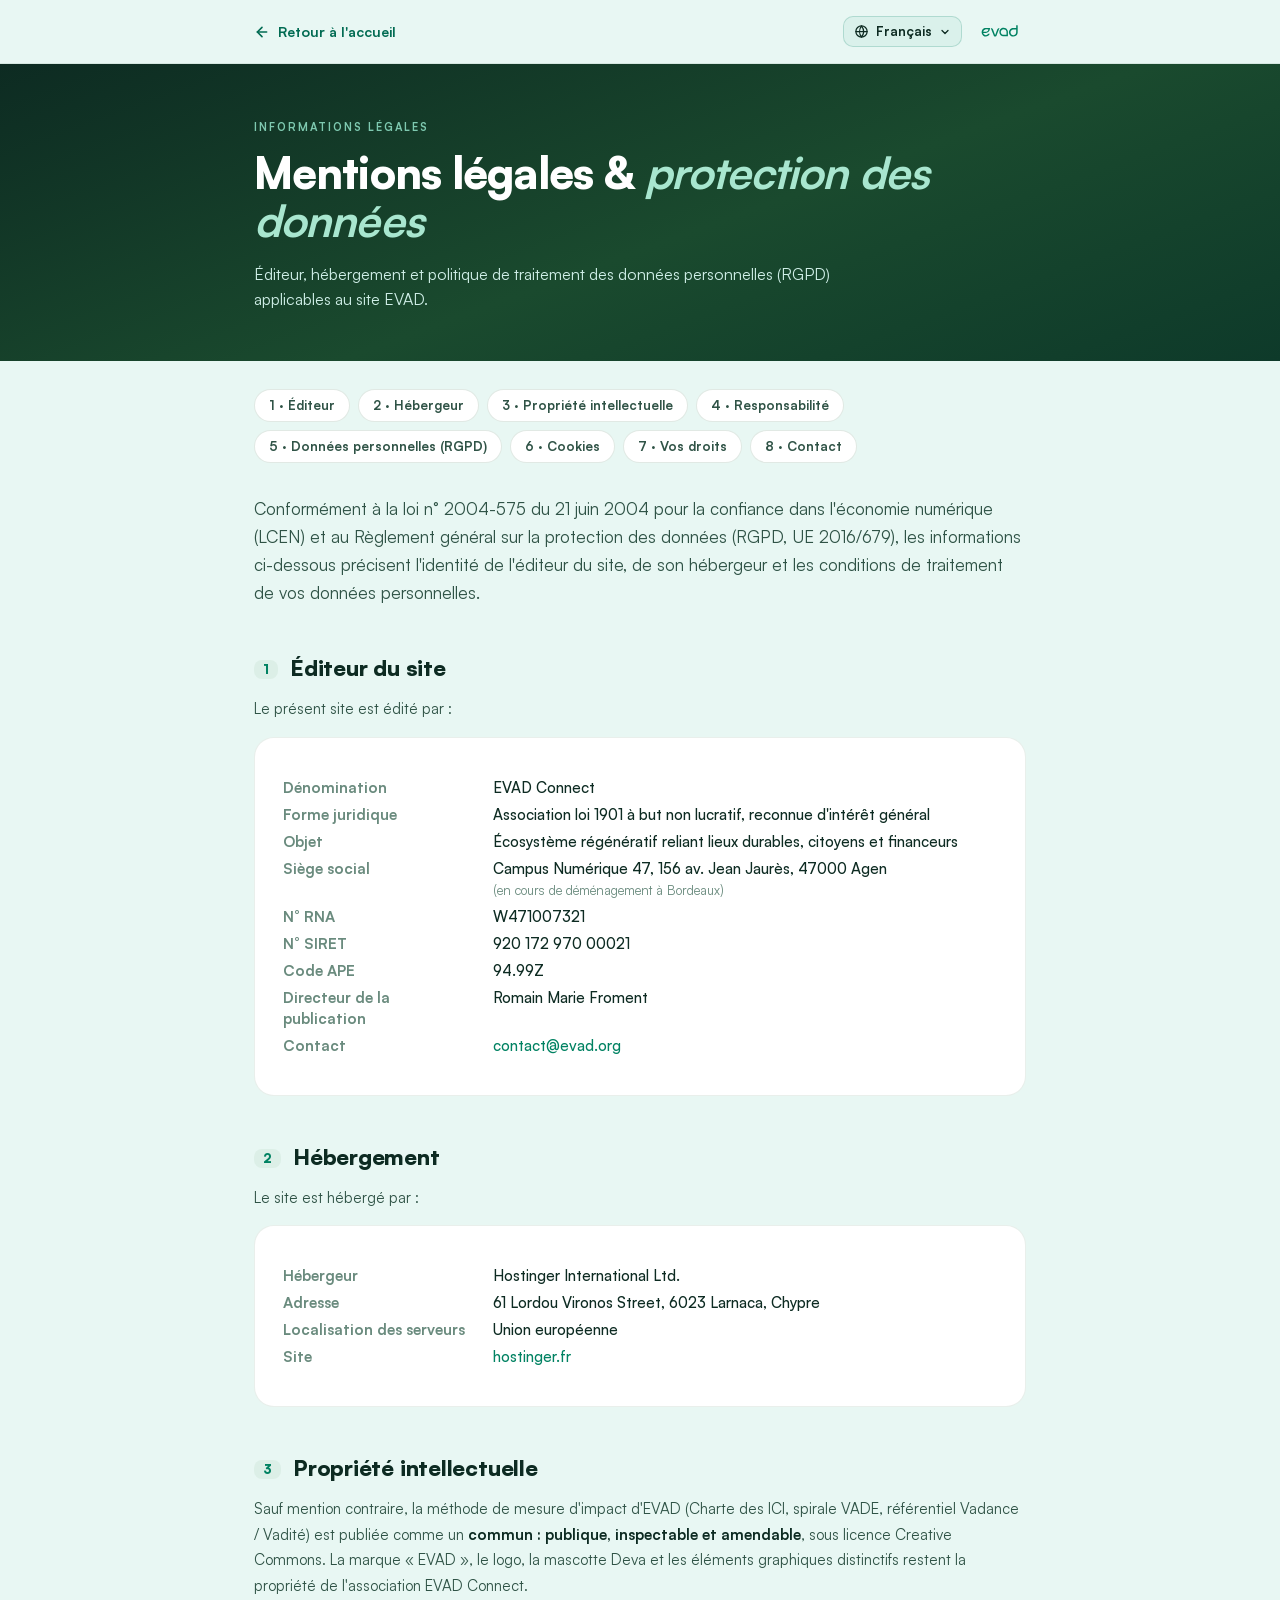
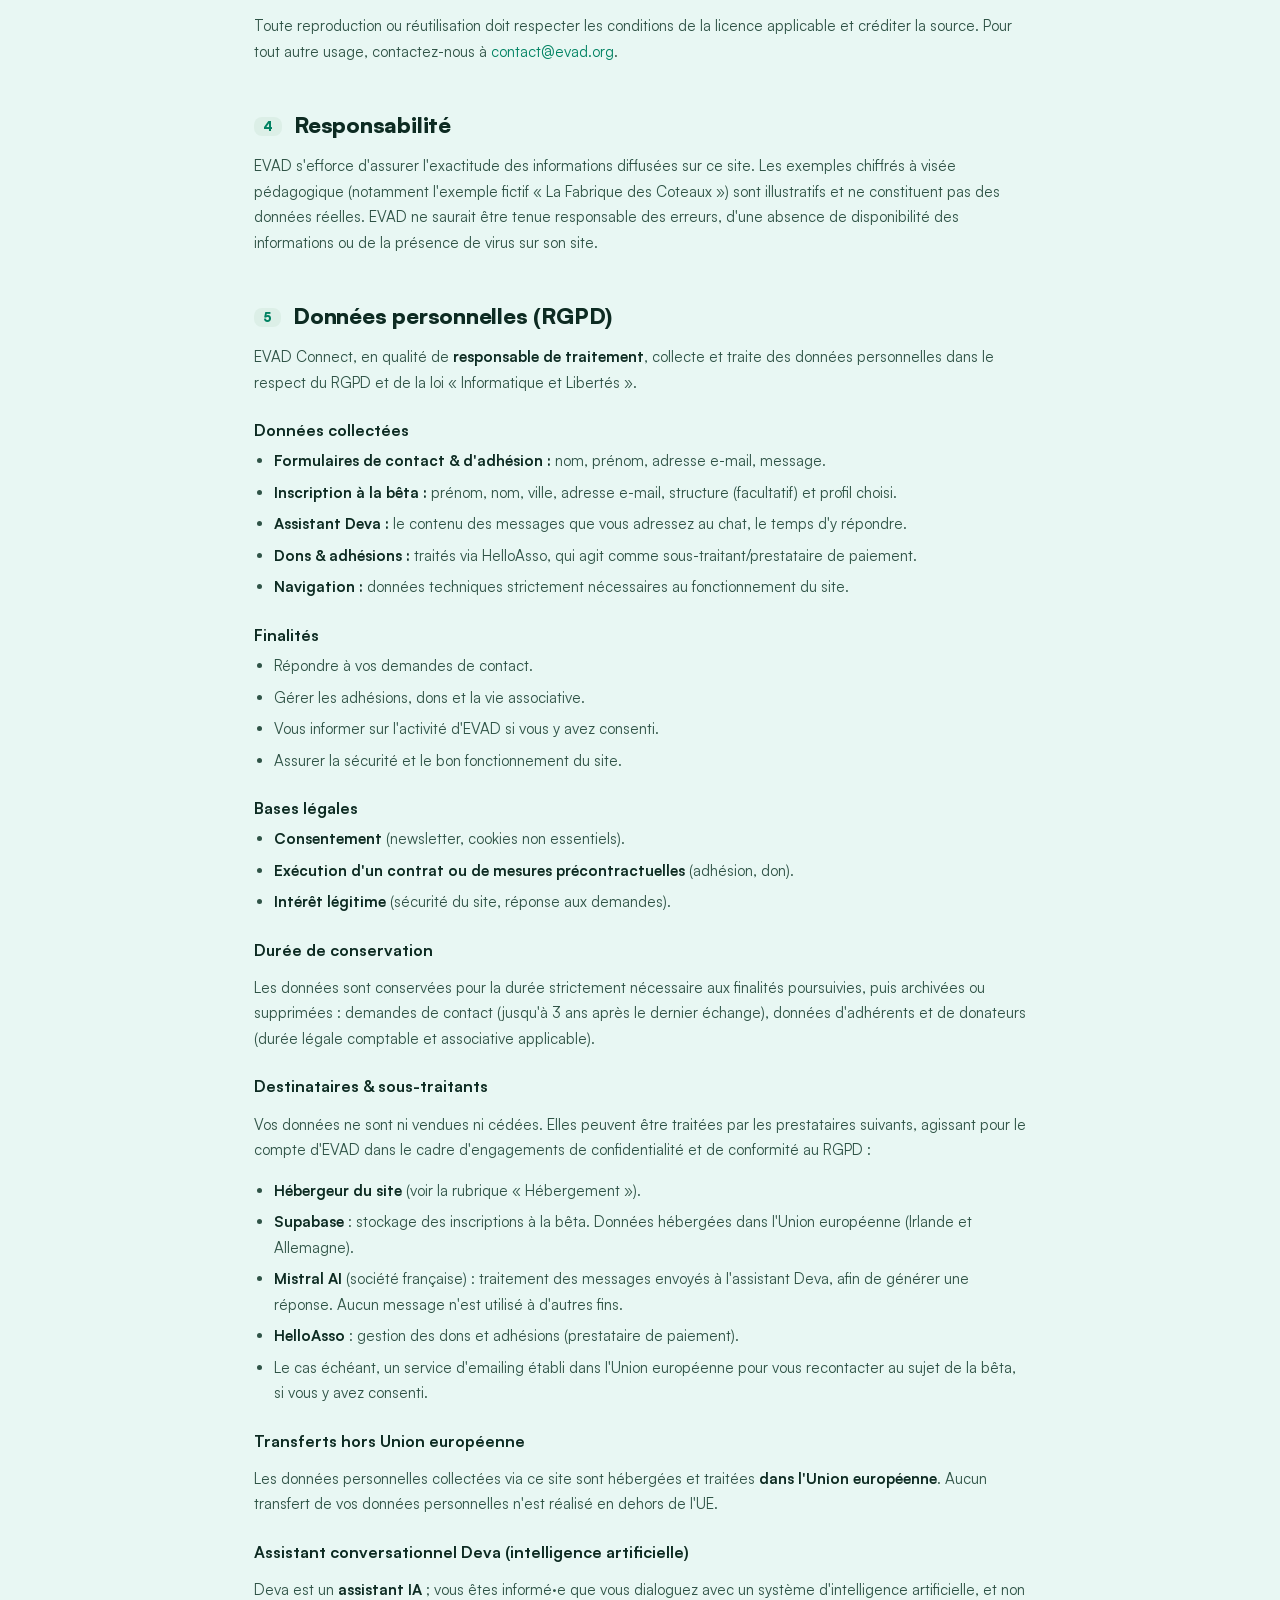
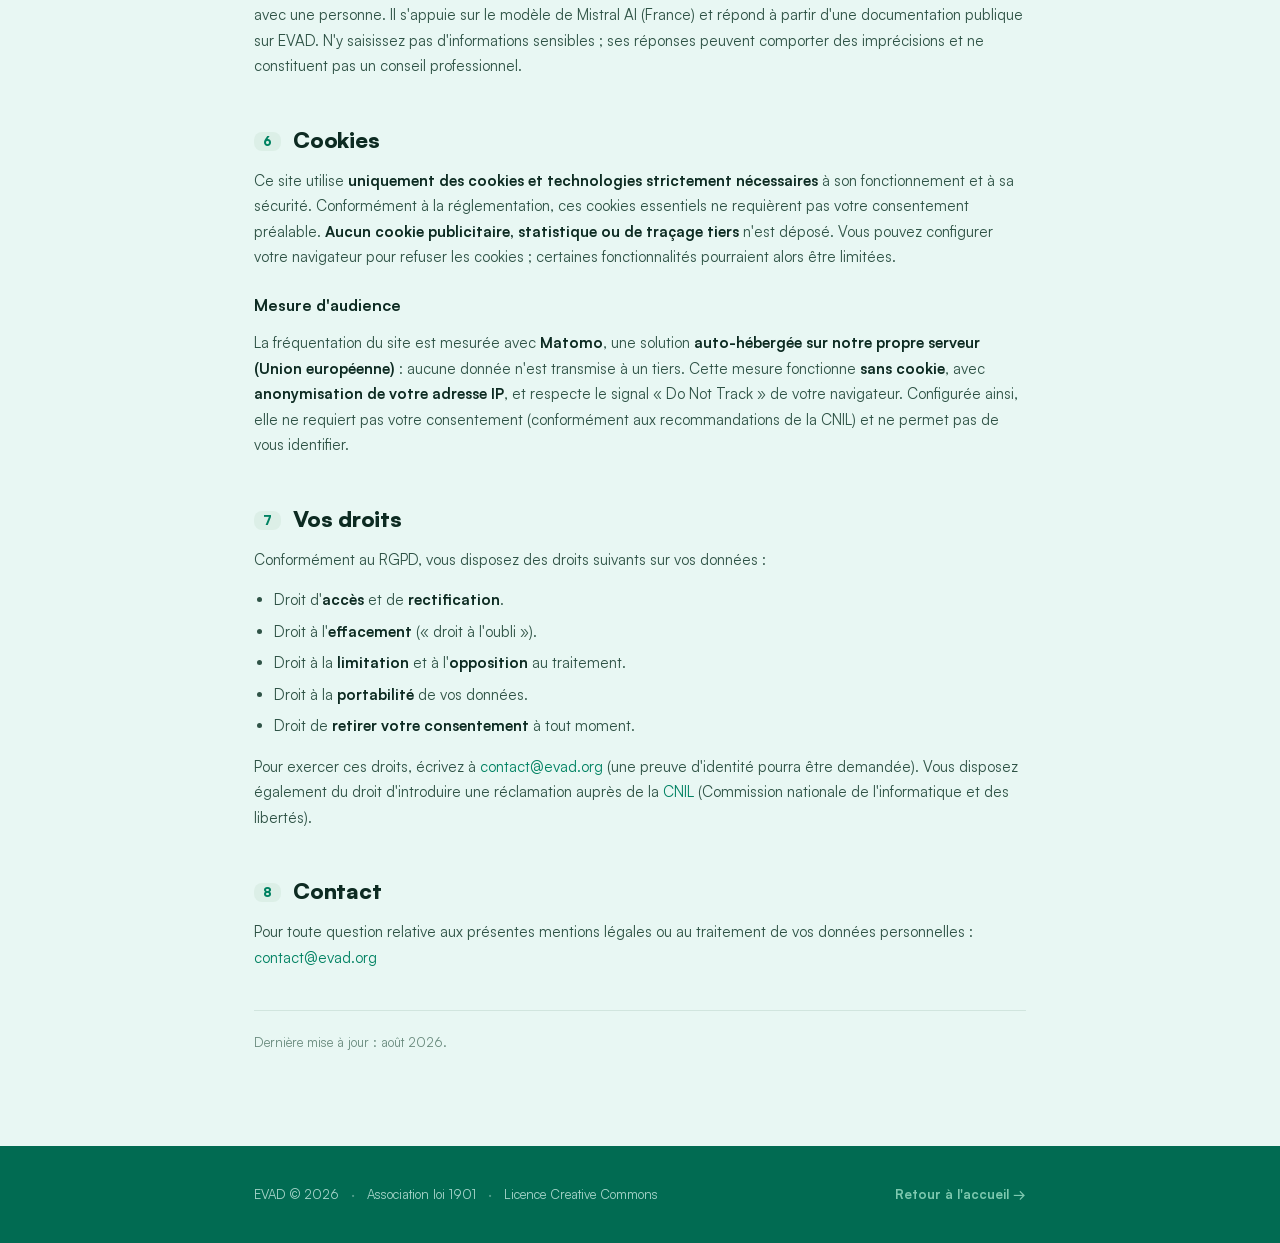
<file: mentions-legales.html>
<!doctype html>
<html lang="fr">
<head>
<meta charset="utf-8">
<meta name="viewport" content="width=device-width, initial-scale=1">
<title>EVAD · Mentions légales &amp; protection des données (RGPD)</title>
<meta name="description" content="Mentions légales, éditeur, hébergeur et politique de protection des données personnelles (RGPD) du site EVAD.">
<meta name="theme-color" content="#018262">
<meta name="robots" content="index, follow">
<link rel="canonical" href="https://www.evad.org/mentions-legales.html">
<link rel="icon" href="assets/favicon.svg" type="image/svg+xml">
<link rel="icon" href="assets/favicon-32.png" sizes="32x32" type="image/png">
<link rel="apple-touch-icon" href="assets/apple-touch-icon.png">
<link rel="stylesheet" href="colors_and_type.css">
<!-- i18n : couche de traduction FR/EN (runtime, sans build) — voir i18n.js -->
<script src="i18n.js?v=20260827d"></script>
<style>
  html, body { margin: 0; padding: 0; background: #e8f7f3; }
  body { font-family: 'Satoshi', sans-serif; color: #0d2b22; overflow-x: hidden; -webkit-font-smoothing: antialiased; }
  * { box-sizing: border-box; }
  a { color: #018262; }
  a:hover { color: #016b52; }

  /* Sélecteur de langue (menu déroulant natif <details>) */
  .lang-dd { position: relative; }
  .lang-dd > summary { list-style: none; }
  .lang-dd > summary::-webkit-details-marker { display: none; }
  .lang-dd > summary::marker { content: ''; }
  .lang-dd[open] .lang-caret { transform: rotate(180deg); }
  .lang-caret { transition: transform .18s ease; }

  :focus-visible { outline: 3px solid #4aab8f; outline-offset: 2px; border-radius: 6px; }
  [style*="0d2b22"] :focus-visible { outline-color: #a8e6cf; }

  .legal-wrap { max-width: 820px; margin: 0 auto; padding: 0 24px; }

  .legal-body h2 {
    font-family: 'Satoshi', sans-serif; font-weight: 800; font-size: 22px; letter-spacing: -.01em;
    color: #0d2b22; margin: 48px 0 4px; scroll-margin-top: 90px;
    display: flex; align-items: baseline; gap: 12px;
  }
  .legal-body h2 .num {
    font-size: 13px; font-weight: 800; color: #018262; letter-spacing: 0;
    background: #dcefe7; border-radius: 8px; padding: 3px 9px; line-height: 1;
    position: relative; top: -2px;
  }
  .legal-body h3 {
    font-family: 'Satoshi', sans-serif; font-weight: 700; font-size: 16px;
    color: #0d2b22; margin: 26px 0 6px;
  }
  .legal-body p, .legal-body li { font-size: 15px; line-height: 1.7; color: #2f5346; }
  .legal-body ul { padding-left: 20px; margin: 8px 0; }
  .legal-body li { margin-bottom: 6px; }
  .legal-body strong { color: #0d2b22; font-weight: 700; }
  .legal-body .lead { font-size: 17px; line-height: 1.65; color: #2f5346; }

  .card {
    background: #fff; border: 1px solid rgba(46,102,66,.1); border-radius: 20px;
    padding: 24px 28px; margin-top: 14px;
  }
  .kv { display: grid; grid-template-columns: 190px 1fr; gap: 6px 20px; font-size: 15px; }
  .kv dt { color: #6a8b7e; font-weight: 600; }
  .kv dd { margin: 0; color: #0d2b22; font-weight: 500; }
  @media (max-width: 560px) { .kv { grid-template-columns: 1fr; gap: 2px 0; } .kv dd { margin-bottom: 12px; } }

  .tbd { color: #b06a2e; font-style: italic; }

  .toc { display: flex; flex-wrap: wrap; gap: 8px; margin-top: 20px; }
  .toc a {
    font-size: 13px; font-weight: 600; text-decoration: none; color: #2f5346;
    background: #fff; border: 1px solid rgba(46,102,66,.14); border-radius: 100px;
    padding: 7px 14px; transition: all .18s ease;
  }
  .toc a:hover { border-color: rgba(74,140,92,.45); background: #dcefe7; color: #016b52; }
</style>
</head>
<body>

<!-- Barre haute -->
<header style="position: sticky; top: 0; z-index: 20; background: rgba(232,247,243,.82); backdrop-filter: blur(12px); border-bottom: 1px solid rgba(46,102,66,.1);">
  <div class="legal-wrap" style="display: flex; align-items: center; justify-content: space-between; padding-top: 16px; padding-bottom: 16px;">
    <a href="index.html" style="display: inline-flex; align-items: center; gap: 8px; text-decoration: none; color: #016b52; font-weight: 700; font-size: 14px;">
      <svg viewBox="0 0 24 24" width="16" height="16" fill="none" stroke="currentColor" stroke-width="2.4" stroke-linecap="round" stroke-linejoin="round" aria-hidden="true"><path d="M19 12H5"/><path d="m12 19-7-7 7-7"/></svg>
      Retour à l'accueil
    </a>
    <div style="display: inline-flex; align-items: center; gap: 12px;">
      <!-- Sélecteur de langue (menu déroulant, voir i18n.js). data-no-i18n : ne pas traduire les libellés. -->
      <details class="lang-dd" data-no-i18n="1">
        <summary aria-label="Langue / Language" style="list-style: none; display: inline-flex; align-items: center; gap: 7px; padding: 7px 10px; border-radius: 10px; cursor: pointer; background: rgba(1,130,98,.06); border: 1px solid rgba(1,130,98,.2); color: #0d2b22; font-family: 'Satoshi', sans-serif; font-size: 13px; font-weight: 700; line-height: 1;">
          <svg viewBox="0 0 24 24" width="15" height="15" fill="none" stroke="currentColor" stroke-width="2" stroke-linecap="round" stroke-linejoin="round" aria-hidden="true"><circle cx="12" cy="12" r="9"/><path d="M3 12h18"/><path d="M12 3a15 15 0 0 1 0 18 15 15 0 0 1 0-18z"/></svg>
          <span class="lang-cur">Français</span>
          <svg class="lang-caret" viewBox="0 0 24 24" width="12" height="12" fill="none" stroke="currentColor" stroke-width="2.6" stroke-linecap="round" stroke-linejoin="round" aria-hidden="true"><polyline points="6 9 12 15 18 9"/></svg>
        </summary>
        <ul role="listbox" aria-label="Langue / Language" style="position: absolute; top: calc(100% + 6px); right: 0; min-width: 152px; list-style: none; margin: 0; padding: 6px; background: #fff; border: 1px solid rgba(46,102,66,.14); border-radius: 12px; box-shadow: 0 14px 34px rgba(13,43,34,.18); z-index: 60;">
          <li data-lang="fr" role="option" onclick="window.EVAD_setLang&&window.EVAD_setLang('fr')" style="display: flex; align-items: center; gap: 12px; padding: 9px 12px; border-radius: 8px; cursor: pointer; font-family: 'Satoshi', sans-serif; font-size: 14px; font-weight: 600; color: #0d2b22;">Français</li>
          <li data-lang="en" role="option" onclick="window.EVAD_setLang&&window.EVAD_setLang('en')" style="display: flex; align-items: center; gap: 12px; padding: 9px 12px; border-radius: 8px; cursor: pointer; font-family: 'Satoshi', sans-serif; font-size: 14px; font-weight: 600; color: #0d2b22;">English</li>
        </ul>
      </details>
      <img src="assets/logo-evad.svg" alt="EVAD" height="24" style="display: block;">
    </div>
  </div>
  <script>(function(){
    try{
      var l=(window.EVAD_LANG)||'fr';
      var names={fr:'Français',en:'English'};
      var dd=document.querySelector('.lang-dd');
      if(!dd) return;
      var cur=dd.querySelector('.lang-cur'); if(cur) cur.textContent=names[l]||names.fr;
      dd.querySelectorAll('li[data-lang]').forEach(function(li){
        if(li.getAttribute('data-lang')===l){ li.style.color='#018262'; li.style.background='rgba(1,130,98,.08)'; li.innerHTML=li.textContent+' <svg viewBox="0 0 24 24" width="15" height="15" fill="none" stroke="#018262" stroke-width="2.6" stroke-linecap="round" stroke-linejoin="round" aria-hidden="true" style="margin-left:auto"><polyline points="20 6 9 17 4 12"/></svg>'; }
        li.addEventListener('mouseenter',function(){ this.style.background = this.getAttribute('data-lang')===l ? 'rgba(1,130,98,.12)' : 'rgba(1,130,98,.05)'; });
        li.addEventListener('mouseleave',function(){ this.style.background = this.getAttribute('data-lang')===l ? 'rgba(1,130,98,.08)' : 'transparent'; });
      });
      // Fermer au clic extérieur
      document.addEventListener('mousedown',function(e){ if(dd.open && !dd.contains(e.target)) dd.open=false; });
    }catch(e){}
  })();</script>
</header>

<!-- En-tête -->
<div style="background: linear-gradient(160deg, #0d2b22 0%, #1a4a2e 55%, #0e3a2a 100%); color: #e8f7f3; padding: 56px 0 48px;">
  <div class="legal-wrap">
    <div style="font-size: 11px; font-weight: 700; letter-spacing: .18em; text-transform: uppercase; color: #7ec9b0; margin-bottom: 14px;">Informations légales</div>
    <h1 style="font-family: 'Satoshi', sans-serif; font-weight: 800; font-size: clamp(30px, 5vw, 44px); letter-spacing: -.02em; line-height: 1.1; margin: 0 0 16px; color: #ffffff;">
      Mentions légales &amp; <span style="font-style: italic; font-weight: 600; color: #a8e6cf;">protection des données</span>
    </h1>
    <p style="font-size: 16px; line-height: 1.6; color: #cfeee7; max-width: 620px; margin: 0;">
      Éditeur, hébergement et politique de traitement des données personnelles (RGPD) applicables au site EVAD.
    </p>
  </div>
</div>

<main class="legal-wrap legal-body" style="padding-top: 8px; padding-bottom: 80px;">

  <!-- Sommaire -->
  <nav class="toc" aria-label="Sommaire">
    <a href="#editeur">1 · Éditeur</a>
    <a href="#hebergeur">2 · Hébergeur</a>
    <a href="#propriete">3 · Propriété intellectuelle</a>
    <a href="#responsabilite">4 · Responsabilité</a>
    <a href="#rgpd">5 · Données personnelles (RGPD)</a>
    <a href="#cookies">6 · Cookies</a>
    <a href="#droits">7 · Vos droits</a>
    <a href="#contact">8 · Contact</a>
  </nav>

  <p class="lead" style="margin-top: 32px;">
    Conformément à la loi n°&nbsp;2004-575 du 21&nbsp;juin 2004 pour la confiance dans l'économie numérique
    (LCEN) et au Règlement général sur la protection des données (RGPD, UE&nbsp;2016/679), les informations
    ci-dessous précisent l'identité de l'éditeur du site, de son hébergeur et les conditions de traitement de
    vos données personnelles.
  </p>

  <h2 id="editeur"><span class="num">1</span> Éditeur du site</h2>
  <p>Le présent site est édité par&nbsp;:</p>
  <div class="card">
    <dl class="kv">
      <dt>Dénomination</dt><dd>EVAD Connect</dd>
      <dt>Forme juridique</dt><dd>Association loi 1901 à but non lucratif, reconnue d'intérêt général</dd>
      <dt>Objet</dt><dd>Écosystème régénératif reliant lieux durables, citoyens et financeurs</dd>
      <dt>Siège social</dt><dd>Campus Numérique 47, 156&nbsp;av. Jean&nbsp;Jaurès, 47000&nbsp;Agen<br><span style="color:#6a8b7e;font-weight:400;font-size:13px;">(en cours de déménagement à Bordeaux)</span></dd>
      <dt>N° RNA</dt><dd>W471007321</dd>
      <dt>N° SIRET</dt><dd>920&nbsp;172&nbsp;970&nbsp;00021</dd>
      <dt>Code APE</dt><dd>94.99Z</dd>
      <dt>Directeur de la publication</dt><dd>Romain Marie Froment</dd>
      <dt>Contact</dt><dd><a href="mailto:contact@evad.org">contact@evad.org</a></dd>
    </dl>
  </div>

  <h2 id="hebergeur"><span class="num">2</span> Hébergement</h2>
  <p>Le site est hébergé par&nbsp;:</p>
  <div class="card">
    <dl class="kv">
      <dt>Hébergeur</dt><dd>Hostinger International Ltd.</dd>
      <dt>Adresse</dt><dd>61 Lordou Vironos Street, 6023&nbsp;Larnaca, Chypre</dd>
      <dt>Localisation des serveurs</dt><dd>Union européenne</dd>
      <dt>Site</dt><dd><a href="https://www.hostinger.fr" target="_blank" rel="noopener">hostinger.fr</a></dd>
    </dl>
  </div>

  <h2 id="propriete"><span class="num">3</span> Propriété intellectuelle</h2>
  <p>
    Sauf mention contraire, la méthode de mesure d'impact d'EVAD (Charte des ICI, spirale VADE, référentiel
    Vadance / Vadité) est publiée comme un <strong>commun&nbsp;: publique, inspectable et amendable</strong>,
    sous licence Creative Commons. La marque «&nbsp;EVAD&nbsp;», le logo, la mascotte Deva et les éléments
    graphiques distinctifs restent la propriété de l'association EVAD Connect.
  </p>
  <p>
    Toute reproduction ou réutilisation doit respecter les conditions de la licence applicable et créditer la
    source. Pour tout autre usage, contactez-nous à <a href="mailto:contact@evad.org">contact@evad.org</a>.
  </p>

  <h2 id="responsabilite"><span class="num">4</span> Responsabilité</h2>
  <p>
    EVAD s'efforce d'assurer l'exactitude des informations diffusées sur ce site. Les exemples chiffrés à visée
    pédagogique (notamment l'exemple fictif «&nbsp;La Fabrique des Coteaux&nbsp;») sont illustratifs et ne
    constituent pas des données réelles. EVAD ne saurait être tenue responsable des erreurs, d'une absence de
    disponibilité des informations ou de la présence de virus sur son site.
  </p>

  <h2 id="rgpd"><span class="num">5</span> Données personnelles (RGPD)</h2>
  <p>
    EVAD Connect, en qualité de <strong>responsable de traitement</strong>, collecte et traite des données
    personnelles dans le respect du RGPD et de la loi «&nbsp;Informatique et Libertés&nbsp;».
  </p>

  <h3>Données collectées</h3>
  <ul>
    <li><strong>Formulaires de contact &amp; d'adhésion&nbsp;:</strong> nom, prénom, adresse e-mail, message.</li>
    <li><strong>Inscription à la bêta&nbsp;:</strong> prénom, nom, ville, adresse e-mail, structure (facultatif) et profil choisi.</li>
    <li><strong>Assistant Deva&nbsp;:</strong> le contenu des messages que vous adressez au chat, le temps d'y répondre.</li>
    <li><strong>Dons &amp; adhésions&nbsp;:</strong> traités via HelloAsso, qui agit comme sous-traitant/prestataire de paiement.</li>
    <li><strong>Navigation&nbsp;:</strong> données techniques strictement nécessaires au fonctionnement du site.</li>
  </ul>

  <h3>Finalités</h3>
  <ul>
    <li>Répondre à vos demandes de contact.</li>
    <li>Gérer les adhésions, dons et la vie associative.</li>
    <li>Vous informer sur l'activité d'EVAD si vous y avez consenti.</li>
    <li>Assurer la sécurité et le bon fonctionnement du site.</li>
  </ul>

  <h3>Bases légales</h3>
  <ul>
    <li><strong>Consentement</strong> (newsletter, cookies non essentiels).</li>
    <li><strong>Exécution d'un contrat ou de mesures précontractuelles</strong> (adhésion, don).</li>
    <li><strong>Intérêt légitime</strong> (sécurité du site, réponse aux demandes).</li>
  </ul>

  <h3>Durée de conservation</h3>
  <p>
    Les données sont conservées pour la durée strictement nécessaire aux finalités poursuivies, puis archivées
    ou supprimées&nbsp;: demandes de contact (jusqu'à 3&nbsp;ans après le dernier échange), données d'adhérents et
    de donateurs (durée légale comptable et associative applicable).
  </p>

  <h3>Destinataires &amp; sous-traitants</h3>
  <p>
    Vos données ne sont ni vendues ni cédées. Elles peuvent être traitées par les prestataires suivants, agissant
    pour le compte d'EVAD dans le cadre d'engagements de confidentialité et de conformité au RGPD&nbsp;:
  </p>
  <ul>
    <li><strong>Hébergeur du site</strong> (voir la rubrique «&nbsp;Hébergement&nbsp;»).</li>
    <li><strong>Supabase</strong>&nbsp;: stockage des inscriptions à la bêta. Données hébergées dans l'Union
      européenne (Irlande et Allemagne).</li>
    <li><strong>Mistral AI</strong> (société française)&nbsp;: traitement des messages envoyés à l'assistant Deva,
      afin de générer une réponse. Aucun message n'est utilisé à d'autres fins.</li>
    <li><strong>HelloAsso</strong>&nbsp;: gestion des dons et adhésions (prestataire de paiement).</li>
    <li>Le cas échéant, un service d'emailing établi dans l'Union européenne pour vous recontacter au sujet de la
      bêta, si vous y avez consenti.</li>
  </ul>
  <h3>Transferts hors Union européenne</h3>
  <p>
    Les données personnelles collectées via ce site sont hébergées et traitées <strong>dans l'Union
    européenne</strong>. Aucun transfert de vos données personnelles n'est réalisé en dehors de l'UE.
  </p>
  <h3>Assistant conversationnel Deva (intelligence artificielle)</h3>
  <p>
    Deva est un <strong>assistant IA</strong>&nbsp;; vous êtes informé·e que vous dialoguez avec un système
    d'intelligence artificielle, et non avec une personne. Il s'appuie sur le modèle de Mistral AI (France) et
    répond à partir d'une documentation publique sur EVAD. N'y saisissez pas d'informations sensibles&nbsp;; ses
    réponses peuvent comporter des imprécisions et ne constituent pas un conseil professionnel.
  </p>

  <h2 id="cookies"><span class="num">6</span> Cookies</h2>
  <p>
    Ce site utilise <strong>uniquement des cookies et technologies strictement nécessaires</strong> à son
    fonctionnement et à sa sécurité. Conformément à la réglementation, ces cookies essentiels ne requièrent
    pas votre consentement préalable. <strong>Aucun cookie publicitaire, statistique ou de traçage tiers</strong>
    n'est déposé. Vous pouvez configurer votre navigateur pour refuser les cookies&nbsp;; certaines
    fonctionnalités pourraient alors être limitées.
  </p>
  <h3>Mesure d'audience</h3>
  <p>
    La fréquentation du site est mesurée avec <strong>Matomo</strong>, une solution <strong>auto-hébergée sur
    notre propre serveur (Union européenne)</strong>&nbsp;: aucune donnée n'est transmise à un tiers. Cette mesure
    fonctionne <strong>sans cookie</strong>, avec <strong>anonymisation de votre adresse IP</strong>, et respecte
    le signal «&nbsp;Do&nbsp;Not&nbsp;Track&nbsp;» de votre navigateur. Configurée ainsi, elle ne requiert pas
    votre consentement (conformément aux recommandations de la CNIL) et ne permet pas de vous identifier.
  </p>

  <h2 id="droits"><span class="num">7</span> Vos droits</h2>
  <p>Conformément au RGPD, vous disposez des droits suivants sur vos données&nbsp;:</p>
  <ul>
    <li>Droit d'<strong>accès</strong> et de <strong>rectification</strong>.</li>
    <li>Droit à l'<strong>effacement</strong> («&nbsp;droit à l'oubli&nbsp;»).</li>
    <li>Droit à la <strong>limitation</strong> et à l'<strong>opposition</strong> au traitement.</li>
    <li>Droit à la <strong>portabilité</strong> de vos données.</li>
    <li>Droit de <strong>retirer votre consentement</strong> à tout moment.</li>
  </ul>
  <p>
    Pour exercer ces droits, écrivez à <a href="mailto:contact@evad.org">contact@evad.org</a> (une preuve
    d'identité pourra être demandée). Vous disposez également du droit d'introduire une réclamation auprès de la
    <a href="https://www.cnil.fr" target="_blank" rel="noopener">CNIL</a> (Commission nationale de l'informatique
    et des libertés).
  </p>

  <h2 id="contact"><span class="num">8</span> Contact</h2>
  <p>
    Pour toute question relative aux présentes mentions légales ou au traitement de vos données personnelles&nbsp;:
    <br><a href="mailto:contact@evad.org">contact@evad.org</a>
  </p>

  <p style="margin-top: 40px; font-size: 13px; color: #6a8b7e; border-top: 1px solid rgba(46,102,66,.12); padding-top: 20px;">
    Dernière mise à jour&nbsp;: août 2026.
  </p>

</main>

<!-- Pied -->
<footer style="background: #016b52; color: #cfeee7; padding: 40px 0;">
  <div class="legal-wrap" style="display: flex; flex-wrap: wrap; gap: 16px; align-items: center; justify-content: space-between; font-size: 13px;">
    <div style="display: flex; flex-wrap: wrap; gap: 12px; align-items: center; opacity: .8;">
      <span>EVAD © 2026</span>
      <span style="opacity: .5;">·</span>
      <span>Association loi 1901</span>
      <span style="opacity: .5;">·</span>
      <span>Licence Creative Commons</span>
    </div>
    <a href="index.html" style="color: #7ec9b0; text-decoration: none; font-weight: 600;">Retour à l'accueil →</a>
  </div>
</footer>

</body>
</html>
</file>
<file: colors_and_type.css>
/* ───────────────────────────────────────────────────────────
   EVAD — Colors & Type
   "Écosystème Vivant Autonome & Décentralisé"
   Source of truth: imported from evadconnect/prototype@main
   Fonts: Fraunces (serif display), Epilogue (UI sans), DM Sans (splash/marketing)
   ─────────────────────────────────────────────────────────── */

/* Webfonts — auto-hébergées dans assets/fonts/ (aucun CDN tiers, conformité RGPD) */
/* Google Fonts (Fraunces, DM Sans) — auto-hébergées, aucun appel externe (RGPD) */
/* latin-ext */
@font-face {
  font-family: 'DM Sans';
  font-style: normal;
  font-weight: 300;
  font-display: swap;
  src: url(assets/fonts/rP2Yp2ywxg089UriI5-g4vlH9VoD8Cmcqbu6-K6h9Q.woff2) format('woff2');
  unicode-range: U+0100-02BA, U+02BD-02C5, U+02C7-02CC, U+02CE-02D7, U+02DD-02FF, U+0304, U+0308, U+0329, U+1D00-1DBF, U+1E00-1E9F, U+1EF2-1EFF, U+2020, U+20A0-20AB, U+20AD-20C0, U+2113, U+2C60-2C7F, U+A720-A7FF;
}
/* latin */
@font-face {
  font-family: 'DM Sans';
  font-style: normal;
  font-weight: 300;
  font-display: swap;
  src: url(assets/fonts/rP2Yp2ywxg089UriI5-g4vlH9VoD8Cmcqbu0-K4.woff2) format('woff2');
  unicode-range: U+0000-00FF, U+0131, U+0152-0153, U+02BB-02BC, U+02C6, U+02DA, U+02DC, U+0304, U+0308, U+0329, U+2000-206F, U+20AC, U+2122, U+2191, U+2193, U+2212, U+2215, U+FEFF, U+FFFD;
}
/* latin-ext */
@font-face {
  font-family: 'DM Sans';
  font-style: normal;
  font-weight: 400;
  font-display: swap;
  src: url(assets/fonts/rP2Yp2ywxg089UriI5-g4vlH9VoD8Cmcqbu6-K6h9Q.woff2) format('woff2');
  unicode-range: U+0100-02BA, U+02BD-02C5, U+02C7-02CC, U+02CE-02D7, U+02DD-02FF, U+0304, U+0308, U+0329, U+1D00-1DBF, U+1E00-1E9F, U+1EF2-1EFF, U+2020, U+20A0-20AB, U+20AD-20C0, U+2113, U+2C60-2C7F, U+A720-A7FF;
}
/* latin */
@font-face {
  font-family: 'DM Sans';
  font-style: normal;
  font-weight: 400;
  font-display: swap;
  src: url(assets/fonts/rP2Yp2ywxg089UriI5-g4vlH9VoD8Cmcqbu0-K4.woff2) format('woff2');
  unicode-range: U+0000-00FF, U+0131, U+0152-0153, U+02BB-02BC, U+02C6, U+02DA, U+02DC, U+0304, U+0308, U+0329, U+2000-206F, U+20AC, U+2122, U+2191, U+2193, U+2212, U+2215, U+FEFF, U+FFFD;
}
/* latin-ext */
@font-face {
  font-family: 'DM Sans';
  font-style: normal;
  font-weight: 500;
  font-display: swap;
  src: url(assets/fonts/rP2Yp2ywxg089UriI5-g4vlH9VoD8Cmcqbu6-K6h9Q.woff2) format('woff2');
  unicode-range: U+0100-02BA, U+02BD-02C5, U+02C7-02CC, U+02CE-02D7, U+02DD-02FF, U+0304, U+0308, U+0329, U+1D00-1DBF, U+1E00-1E9F, U+1EF2-1EFF, U+2020, U+20A0-20AB, U+20AD-20C0, U+2113, U+2C60-2C7F, U+A720-A7FF;
}
/* latin */
@font-face {
  font-family: 'DM Sans';
  font-style: normal;
  font-weight: 500;
  font-display: swap;
  src: url(assets/fonts/rP2Yp2ywxg089UriI5-g4vlH9VoD8Cmcqbu0-K4.woff2) format('woff2');
  unicode-range: U+0000-00FF, U+0131, U+0152-0153, U+02BB-02BC, U+02C6, U+02DA, U+02DC, U+0304, U+0308, U+0329, U+2000-206F, U+20AC, U+2122, U+2191, U+2193, U+2212, U+2215, U+FEFF, U+FFFD;
}
/* latin-ext */
@font-face {
  font-family: 'DM Sans';
  font-style: normal;
  font-weight: 600;
  font-display: swap;
  src: url(assets/fonts/rP2Yp2ywxg089UriI5-g4vlH9VoD8Cmcqbu6-K6h9Q.woff2) format('woff2');
  unicode-range: U+0100-02BA, U+02BD-02C5, U+02C7-02CC, U+02CE-02D7, U+02DD-02FF, U+0304, U+0308, U+0329, U+1D00-1DBF, U+1E00-1E9F, U+1EF2-1EFF, U+2020, U+20A0-20AB, U+20AD-20C0, U+2113, U+2C60-2C7F, U+A720-A7FF;
}
/* latin */
@font-face {
  font-family: 'DM Sans';
  font-style: normal;
  font-weight: 600;
  font-display: swap;
  src: url(assets/fonts/rP2Yp2ywxg089UriI5-g4vlH9VoD8Cmcqbu0-K4.woff2) format('woff2');
  unicode-range: U+0000-00FF, U+0131, U+0152-0153, U+02BB-02BC, U+02C6, U+02DA, U+02DC, U+0304, U+0308, U+0329, U+2000-206F, U+20AC, U+2122, U+2191, U+2193, U+2212, U+2215, U+FEFF, U+FFFD;
}
/* latin-ext */
@font-face {
  font-family: 'DM Sans';
  font-style: normal;
  font-weight: 700;
  font-display: swap;
  src: url(assets/fonts/rP2Yp2ywxg089UriI5-g4vlH9VoD8Cmcqbu6-K6h9Q.woff2) format('woff2');
  unicode-range: U+0100-02BA, U+02BD-02C5, U+02C7-02CC, U+02CE-02D7, U+02DD-02FF, U+0304, U+0308, U+0329, U+1D00-1DBF, U+1E00-1E9F, U+1EF2-1EFF, U+2020, U+20A0-20AB, U+20AD-20C0, U+2113, U+2C60-2C7F, U+A720-A7FF;
}
/* latin */
@font-face {
  font-family: 'DM Sans';
  font-style: normal;
  font-weight: 700;
  font-display: swap;
  src: url(assets/fonts/rP2Yp2ywxg089UriI5-g4vlH9VoD8Cmcqbu0-K4.woff2) format('woff2');
  unicode-range: U+0000-00FF, U+0131, U+0152-0153, U+02BB-02BC, U+02C6, U+02DA, U+02DC, U+0304, U+0308, U+0329, U+2000-206F, U+20AC, U+2122, U+2191, U+2193, U+2212, U+2215, U+FEFF, U+FFFD;
}
/* vietnamese */
@font-face {
  font-family: 'Fraunces';
  font-style: italic;
  font-weight: 300;
  font-display: swap;
  src: url(assets/fonts/6NUs8FyLNQOQZAnv9ZwNjucMHVn85Ni7emAe9lKqZTnbB-gzTK0K1ChJdt9vIVYX9G37lvd9mvIiQvTm.woff2) format('woff2');
  unicode-range: U+0102-0103, U+0110-0111, U+0128-0129, U+0168-0169, U+01A0-01A1, U+01AF-01B0, U+0300-0301, U+0303-0304, U+0308-0309, U+0323, U+0329, U+1EA0-1EF9, U+20AB;
}
/* latin-ext */
@font-face {
  font-family: 'Fraunces';
  font-style: italic;
  font-weight: 300;
  font-display: swap;
  src: url(assets/fonts/6NUs8FyLNQOQZAnv9ZwNjucMHVn85Ni7emAe9lKqZTnbB-gzTK0K1ChJdt9vIVYX9G37lvd9mvMiQvTm.woff2) format('woff2');
  unicode-range: U+0100-02BA, U+02BD-02C5, U+02C7-02CC, U+02CE-02D7, U+02DD-02FF, U+0304, U+0308, U+0329, U+1D00-1DBF, U+1E00-1E9F, U+1EF2-1EFF, U+2020, U+20A0-20AB, U+20AD-20C0, U+2113, U+2C60-2C7F, U+A720-A7FF;
}
/* latin */
@font-face {
  font-family: 'Fraunces';
  font-style: italic;
  font-weight: 300;
  font-display: swap;
  src: url(assets/fonts/6NUs8FyLNQOQZAnv9ZwNjucMHVn85Ni7emAe9lKqZTnbB-gzTK0K1ChJdt9vIVYX9G37lvd9mv0iQg.woff2) format('woff2');
  unicode-range: U+0000-00FF, U+0131, U+0152-0153, U+02BB-02BC, U+02C6, U+02DA, U+02DC, U+0304, U+0308, U+0329, U+2000-206F, U+20AC, U+2122, U+2191, U+2193, U+2212, U+2215, U+FEFF, U+FFFD;
}
/* vietnamese */
@font-face {
  font-family: 'Fraunces';
  font-style: italic;
  font-weight: 600;
  font-display: swap;
  src: url(assets/fonts/6NUs8FyLNQOQZAnv9ZwNjucMHVn85Ni7emAe9lKqZTnbB-gzTK0K1ChJdt9vIVYX9G37lvd9mvIiQvTm.woff2) format('woff2');
  unicode-range: U+0102-0103, U+0110-0111, U+0128-0129, U+0168-0169, U+01A0-01A1, U+01AF-01B0, U+0300-0301, U+0303-0304, U+0308-0309, U+0323, U+0329, U+1EA0-1EF9, U+20AB;
}
/* latin-ext */
@font-face {
  font-family: 'Fraunces';
  font-style: italic;
  font-weight: 600;
  font-display: swap;
  src: url(assets/fonts/6NUs8FyLNQOQZAnv9ZwNjucMHVn85Ni7emAe9lKqZTnbB-gzTK0K1ChJdt9vIVYX9G37lvd9mvMiQvTm.woff2) format('woff2');
  unicode-range: U+0100-02BA, U+02BD-02C5, U+02C7-02CC, U+02CE-02D7, U+02DD-02FF, U+0304, U+0308, U+0329, U+1D00-1DBF, U+1E00-1E9F, U+1EF2-1EFF, U+2020, U+20A0-20AB, U+20AD-20C0, U+2113, U+2C60-2C7F, U+A720-A7FF;
}
/* latin */
@font-face {
  font-family: 'Fraunces';
  font-style: italic;
  font-weight: 600;
  font-display: swap;
  src: url(assets/fonts/6NUs8FyLNQOQZAnv9ZwNjucMHVn85Ni7emAe9lKqZTnbB-gzTK0K1ChJdt9vIVYX9G37lvd9mv0iQg.woff2) format('woff2');
  unicode-range: U+0000-00FF, U+0131, U+0152-0153, U+02BB-02BC, U+02C6, U+02DA, U+02DC, U+0304, U+0308, U+0329, U+2000-206F, U+20AC, U+2122, U+2191, U+2193, U+2212, U+2215, U+FEFF, U+FFFD;
}
/* vietnamese */
@font-face {
  font-family: 'Fraunces';
  font-style: normal;
  font-weight: 300;
  font-display: swap;
  src: url(assets/fonts/6NUu8FyLNQOQZAnv9bYEvDiIdE9Ea92uemAk_WBq8U_9v0c2Wa0K7iN7hzFUPJH58nib14c0qv86Rg.woff2) format('woff2');
  unicode-range: U+0102-0103, U+0110-0111, U+0128-0129, U+0168-0169, U+01A0-01A1, U+01AF-01B0, U+0300-0301, U+0303-0304, U+0308-0309, U+0323, U+0329, U+1EA0-1EF9, U+20AB;
}
/* latin-ext */
@font-face {
  font-family: 'Fraunces';
  font-style: normal;
  font-weight: 300;
  font-display: swap;
  src: url(assets/fonts/6NUu8FyLNQOQZAnv9bYEvDiIdE9Ea92uemAk_WBq8U_9v0c2Wa0K7iN7hzFUPJH58nib14c1qv86Rg.woff2) format('woff2');
  unicode-range: U+0100-02BA, U+02BD-02C5, U+02C7-02CC, U+02CE-02D7, U+02DD-02FF, U+0304, U+0308, U+0329, U+1D00-1DBF, U+1E00-1E9F, U+1EF2-1EFF, U+2020, U+20A0-20AB, U+20AD-20C0, U+2113, U+2C60-2C7F, U+A720-A7FF;
}
/* latin */
@font-face {
  font-family: 'Fraunces';
  font-style: normal;
  font-weight: 300;
  font-display: swap;
  src: url(assets/fonts/6NUu8FyLNQOQZAnv9bYEvDiIdE9Ea92uemAk_WBq8U_9v0c2Wa0K7iN7hzFUPJH58nib14c7qv8.woff2) format('woff2');
  unicode-range: U+0000-00FF, U+0131, U+0152-0153, U+02BB-02BC, U+02C6, U+02DA, U+02DC, U+0304, U+0308, U+0329, U+2000-206F, U+20AC, U+2122, U+2191, U+2193, U+2212, U+2215, U+FEFF, U+FFFD;
}
/* vietnamese */
@font-face {
  font-family: 'Fraunces';
  font-style: normal;
  font-weight: 600;
  font-display: swap;
  src: url(assets/fonts/6NUu8FyLNQOQZAnv9bYEvDiIdE9Ea92uemAk_WBq8U_9v0c2Wa0K7iN7hzFUPJH58nib14c0qv86Rg.woff2) format('woff2');
  unicode-range: U+0102-0103, U+0110-0111, U+0128-0129, U+0168-0169, U+01A0-01A1, U+01AF-01B0, U+0300-0301, U+0303-0304, U+0308-0309, U+0323, U+0329, U+1EA0-1EF9, U+20AB;
}
/* latin-ext */
@font-face {
  font-family: 'Fraunces';
  font-style: normal;
  font-weight: 600;
  font-display: swap;
  src: url(assets/fonts/6NUu8FyLNQOQZAnv9bYEvDiIdE9Ea92uemAk_WBq8U_9v0c2Wa0K7iN7hzFUPJH58nib14c1qv86Rg.woff2) format('woff2');
  unicode-range: U+0100-02BA, U+02BD-02C5, U+02C7-02CC, U+02CE-02D7, U+02DD-02FF, U+0304, U+0308, U+0329, U+1D00-1DBF, U+1E00-1E9F, U+1EF2-1EFF, U+2020, U+20A0-20AB, U+20AD-20C0, U+2113, U+2C60-2C7F, U+A720-A7FF;
}
/* latin */
@font-face {
  font-family: 'Fraunces';
  font-style: normal;
  font-weight: 600;
  font-display: swap;
  src: url(assets/fonts/6NUu8FyLNQOQZAnv9bYEvDiIdE9Ea92uemAk_WBq8U_9v0c2Wa0K7iN7hzFUPJH58nib14c7qv8.woff2) format('woff2');
  unicode-range: U+0000-00FF, U+0131, U+0152-0153, U+02BB-02BC, U+02C6, U+02DA, U+02DC, U+0304, U+0308, U+0329, U+2000-206F, U+20AC, U+2122, U+2191, U+2193, U+2212, U+2215, U+FEFF, U+FFFD;
}
/* vietnamese */
@font-face {
  font-family: 'Fraunces';
  font-style: normal;
  font-weight: 700;
  font-display: swap;
  src: url(assets/fonts/6NUu8FyLNQOQZAnv9bYEvDiIdE9Ea92uemAk_WBq8U_9v0c2Wa0K7iN7hzFUPJH58nib14c0qv86Rg.woff2) format('woff2');
  unicode-range: U+0102-0103, U+0110-0111, U+0128-0129, U+0168-0169, U+01A0-01A1, U+01AF-01B0, U+0300-0301, U+0303-0304, U+0308-0309, U+0323, U+0329, U+1EA0-1EF9, U+20AB;
}
/* latin-ext */
@font-face {
  font-family: 'Fraunces';
  font-style: normal;
  font-weight: 700;
  font-display: swap;
  src: url(assets/fonts/6NUu8FyLNQOQZAnv9bYEvDiIdE9Ea92uemAk_WBq8U_9v0c2Wa0K7iN7hzFUPJH58nib14c1qv86Rg.woff2) format('woff2');
  unicode-range: U+0100-02BA, U+02BD-02C5, U+02C7-02CC, U+02CE-02D7, U+02DD-02FF, U+0304, U+0308, U+0329, U+1D00-1DBF, U+1E00-1E9F, U+1EF2-1EFF, U+2020, U+20A0-20AB, U+20AD-20C0, U+2113, U+2C60-2C7F, U+A720-A7FF;
}
/* latin */
@font-face {
  font-family: 'Fraunces';
  font-style: normal;
  font-weight: 700;
  font-display: swap;
  src: url(assets/fonts/6NUu8FyLNQOQZAnv9bYEvDiIdE9Ea92uemAk_WBq8U_9v0c2Wa0K7iN7hzFUPJH58nib14c7qv8.woff2) format('woff2');
  unicode-range: U+0000-00FF, U+0131, U+0152-0153, U+02BB-02BC, U+02C6, U+02DA, U+02DC, U+0304, U+0308, U+0329, U+2000-206F, U+20AC, U+2122, U+2191, U+2193, U+2212, U+2215, U+FEFF, U+FFFD;
}
/* vietnamese */
@font-face {
  font-family: 'Fraunces';
  font-style: normal;
  font-weight: 900;
  font-display: swap;
  src: url(assets/fonts/6NUu8FyLNQOQZAnv9bYEvDiIdE9Ea92uemAk_WBq8U_9v0c2Wa0K7iN7hzFUPJH58nib14c0qv86Rg.woff2) format('woff2');
  unicode-range: U+0102-0103, U+0110-0111, U+0128-0129, U+0168-0169, U+01A0-01A1, U+01AF-01B0, U+0300-0301, U+0303-0304, U+0308-0309, U+0323, U+0329, U+1EA0-1EF9, U+20AB;
}
/* latin-ext */
@font-face {
  font-family: 'Fraunces';
  font-style: normal;
  font-weight: 900;
  font-display: swap;
  src: url(assets/fonts/6NUu8FyLNQOQZAnv9bYEvDiIdE9Ea92uemAk_WBq8U_9v0c2Wa0K7iN7hzFUPJH58nib14c1qv86Rg.woff2) format('woff2');
  unicode-range: U+0100-02BA, U+02BD-02C5, U+02C7-02CC, U+02CE-02D7, U+02DD-02FF, U+0304, U+0308, U+0329, U+1D00-1DBF, U+1E00-1E9F, U+1EF2-1EFF, U+2020, U+20A0-20AB, U+20AD-20C0, U+2113, U+2C60-2C7F, U+A720-A7FF;
}
/* latin */
@font-face {
  font-family: 'Fraunces';
  font-style: normal;
  font-weight: 900;
  font-display: swap;
  src: url(assets/fonts/6NUu8FyLNQOQZAnv9bYEvDiIdE9Ea92uemAk_WBq8U_9v0c2Wa0K7iN7hzFUPJH58nib14c7qv8.woff2) format('woff2');
  unicode-range: U+0000-00FF, U+0131, U+0152-0153, U+02BB-02BC, U+02C6, U+02DA, U+02DC, U+0304, U+0308, U+0329, U+2000-206F, U+20AC, U+2122, U+2191, U+2193, U+2212, U+2215, U+FEFF, U+FFFD;
}

/* Satoshi — auto-hébergée (fichiers locaux dans assets/fonts/) */
@font-face {
  font-family: 'Satoshi';
  src: url('assets/fonts/WNDVG7O66ENLOD43GS7FBUCC4KMT5OM2.woff2') format('woff2');
  font-weight: 300; font-display: swap; font-style: normal;
}
@font-face {
  font-family: 'Satoshi';
  src: url('assets/fonts/KFIAZD4RUMEZIYV6FQ3T3GP5PDBDB6JY.woff2') format('woff2');
  font-weight: 400; font-display: swap; font-style: normal;
}
@font-face {
  font-family: 'Satoshi';
  src: url('assets/fonts/7AHDUZ4A7LFLVFUIFSARGIWCRQJHISQP.woff2') format('woff2');
  font-weight: 500; font-display: swap; font-style: normal;
}
@font-face {
  font-family: 'Satoshi';
  src: url('assets/fonts/GHM6WVH6MILNYOOCXHXB5GTSGNTMGXZR.woff2') format('woff2');
  font-weight: 700; font-display: swap; font-style: normal;
}
@font-face {
  font-family: 'Satoshi';
  src: url('assets/fonts/J64QX5IPOHK56I2KYUNBQ5M2XWZEYKYX.woff2') format('woff2');
  font-weight: 900; font-display: swap; font-style: normal;
}

:root {
  /* ─── BRAND PALETTE — Greens (the EVAD signature) ─── */
  --vert-fonce:    #018262;   /* forest — primary brand green */
  --vert-mid:      #4aab8f;   /* fern — friendly action green */
  --vert-clair:    #cfeee7;   /* mist — soft surface tint */
  --vert-pale:     #e8f7f3;   /* cream — page background */

  /* ─── EXTENDED GREENS (proto remap) ─── */
  --forest:   #018262;   /* primary */
  --moss:     #016b52;   /* primary hover / press */
  --fern:     #4aab8f;   /* secondary action */
  --sage:     #7ec9b0;   /* tertiary, on-dark text */
  --mist:     #cfeee7;   /* light tint */
  --cream:    #e8f7f3;   /* lightest tint, dark-bg ink-inverse */
  --paper:    #ffffff;
  --ink:      #0d2b22;   /* near-black, deep forest */

  /* ─── ACCENT COLORS (one per role + signal colors) ─── */
  --amber:        #c8732a;   /* Pilote role · price/value */
  --amber-soft:   #e8a55a;
  --sun:          #f0c84a;   /* score, pop */
  --terracotta:   #b84e35;   /* error / Pilote alt accent */
  --sky:          #3a6e8c;   /* Semeur / Bâtisseur cool accent */
  --lavender:     #7a6ea8;   /* premium, AI/Deva */

  /* ─── ROLE COLORS ─── */
  --role-pilote:        #b85e38;
  --role-pilote-bg:     rgba(184,94,56,0.12);
  --role-batisseur:     #c8732a;
  --role-batisseur-bg:  rgba(200,115,42,0.12);
  --role-semeur:        #3a6e8c;
  --role-semeur-bg:     rgba(58,110,140,0.14);

  /* ─── SEMANTIC FG / BG ─── */
  --fg-1:      var(--ink);                     /* primary text */
  --fg-2:      #3d6b5a;                        /* secondary text — deep moss */
  --fg-3:      rgba(13,43,34,0.55);            /* tertiary / hint */
  --fg-on-dark:   var(--cream);
  --fg-on-brand:  var(--cream);

  --bg-page:    var(--vert-pale);              /* primary app background */
  --bg-surface: var(--paper);                  /* card / panel surface */
  --bg-tint:    var(--mist);                   /* subtle filled tint */
  --bg-dark:    var(--ink);                    /* dark panels (onboarding) */

  --line-1:     rgba(1,130,98,0.14);           /* subtle dividers */
  --line-2:     rgba(46,102,66,0.10);          /* card borders */
  --line-3:     rgba(46,102,66,0.25);          /* hairline strong */

  /* ─── SIGNAL ─── */
  --success: var(--fern);
  --warning: var(--amber);
  --danger:  var(--terracotta);
  --info:    var(--sky);

  /* ─── RADII ─── */
  --r-sm:  6px;
  --r:     8px;
  --r-md:  12px;
  --r-lg:  20px;
  --r-xl:  32px;
  --r-pill: 9999px;

  /* ─── ELEVATION ─── */
  --shadow-sm: 0 1px 2px rgba(14,26,18,0.06);
  --shadow:    0 2px 16px rgba(1,130,98,0.08);
  --shadow-md: 0 6px 20px rgba(74,140,92,0.10);
  --shadow-lg: 0 8px 32px rgba(14,26,18,0.12);
  --shadow-xl: 0 8px 40px rgba(1,130,98,0.20);

  /* ─── MOTION ─── */
  --ease:        cubic-bezier(.4,0,.2,1);
  --t-fast:      .15s var(--ease);
  --t:           .18s var(--ease);
  --t-slow:      .25s var(--ease);

  /* ─── TYPE FAMILIES ─── */
  --serif-display: 'Fraunces', 'Source Serif Pro', Georgia, serif;
  --sans-ui:       'Satoshi', 'Inter', system-ui, sans-serif;
  --sans-marketing:'Satoshi', 'DM Sans', system-ui, sans-serif;
  --mono:          ui-monospace, 'JetBrains Mono', Menlo, monospace;

  /* ─── TYPE TOKENS (matched to proto) ─── */
  --fs-xs:   0.62rem;   /* 9.9px  — eyebrow / micro */
  --fs-sm:   0.7rem;    /* 11.2px — meta / footer */
  --fs-base: 0.82rem;   /* 13.1px — body UI default */
  --fs-md:   0.95rem;   /* 15.2px — emphasized body / card title */
  --fs-lg:   1.1rem;    /* 17.6px — section title */
  --fs-xl:   1.6rem;    /* 25.6px — H2 */
  --fs-2xl:  2rem;      /* 32px   — H1 / hero */
  --fs-3xl:  2.6rem;    /* 41.6px — display */
}

/* ───────────────────────────────────────────────────────────
   SEMANTIC ELEMENTS — drop colors_and_type.css and you have type.
   ─────────────────────────────────────────────────────────── */
html { font-family: var(--sans-ui); color: var(--fg-1); }
body { background: var(--bg-page); color: var(--fg-1); font-family: var(--sans-ui); -webkit-font-smoothing: antialiased; }

h1, .h1 {
  font-family: var(--serif-display);
  font-size: var(--fs-2xl);
  font-weight: 900;
  line-height: 1.1;
  letter-spacing: -0.02em;
  color: var(--fg-1);
}
h2, .h2 {
  font-family: var(--serif-display);
  font-size: var(--fs-xl);
  font-weight: 700;
  line-height: 1.15;
  letter-spacing: -0.015em;
  color: var(--fg-1);
}
h3, .h3 {
  font-family: var(--serif-display);
  font-size: var(--fs-lg);
  font-weight: 700;
  line-height: 1.2;
  color: var(--fg-1);
}
h4, .h4 {
  font-family: var(--sans-ui);
  font-size: var(--fs-md);
  font-weight: 600;
  line-height: 1.3;
  color: var(--fg-1);
}

p, .body {
  font-family: var(--sans-ui);
  font-size: var(--fs-base);
  line-height: 1.5;
  color: var(--fg-2);
}

.eyebrow {
  font-family: var(--sans-ui);
  font-size: var(--fs-xs);
  font-weight: 700;
  letter-spacing: 0.18em;
  text-transform: uppercase;
  color: var(--fg-2);
  opacity: 0.7;
}

.meta {
  font-size: var(--fs-sm);
  color: var(--fg-2);
  opacity: 0.75;
}

.section-label {
  font-size: 0.58rem;
  letter-spacing: 0.2em;
  text-transform: uppercase;
  color: var(--fg-3);
  font-weight: 500;
}

.numeric, .stat-val {
  font-family: var(--serif-display);
  font-weight: 900;
  font-feature-settings: 'lnum' 1, 'tnum' 1;
  letter-spacing: -0.01em;
}

code, .code {
  font-family: var(--mono);
  font-size: 0.78em;
  background: var(--bg-tint);
  padding: 0.1em 0.35em;
  border-radius: var(--r-sm);
}

a { color: var(--forest); text-decoration: none; transition: opacity var(--t); }
a:hover { opacity: 0.75; }
</file>
